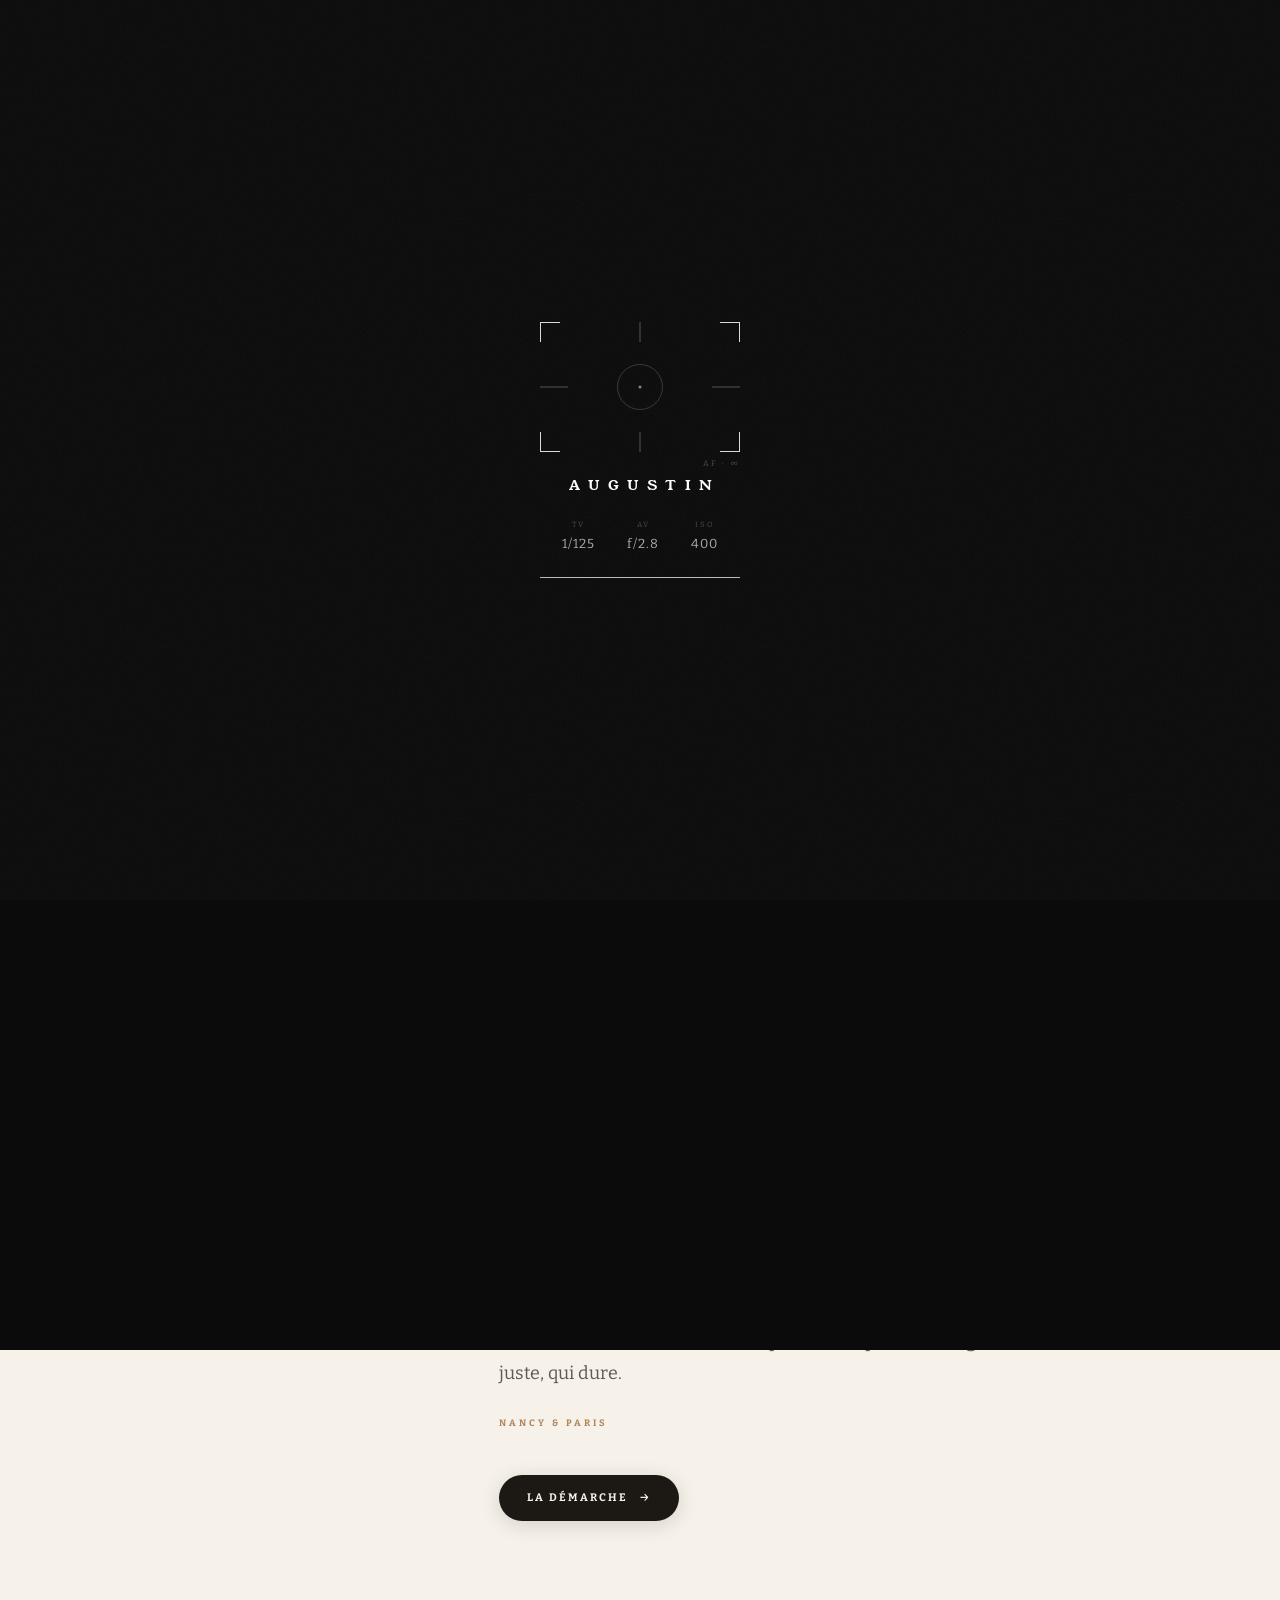
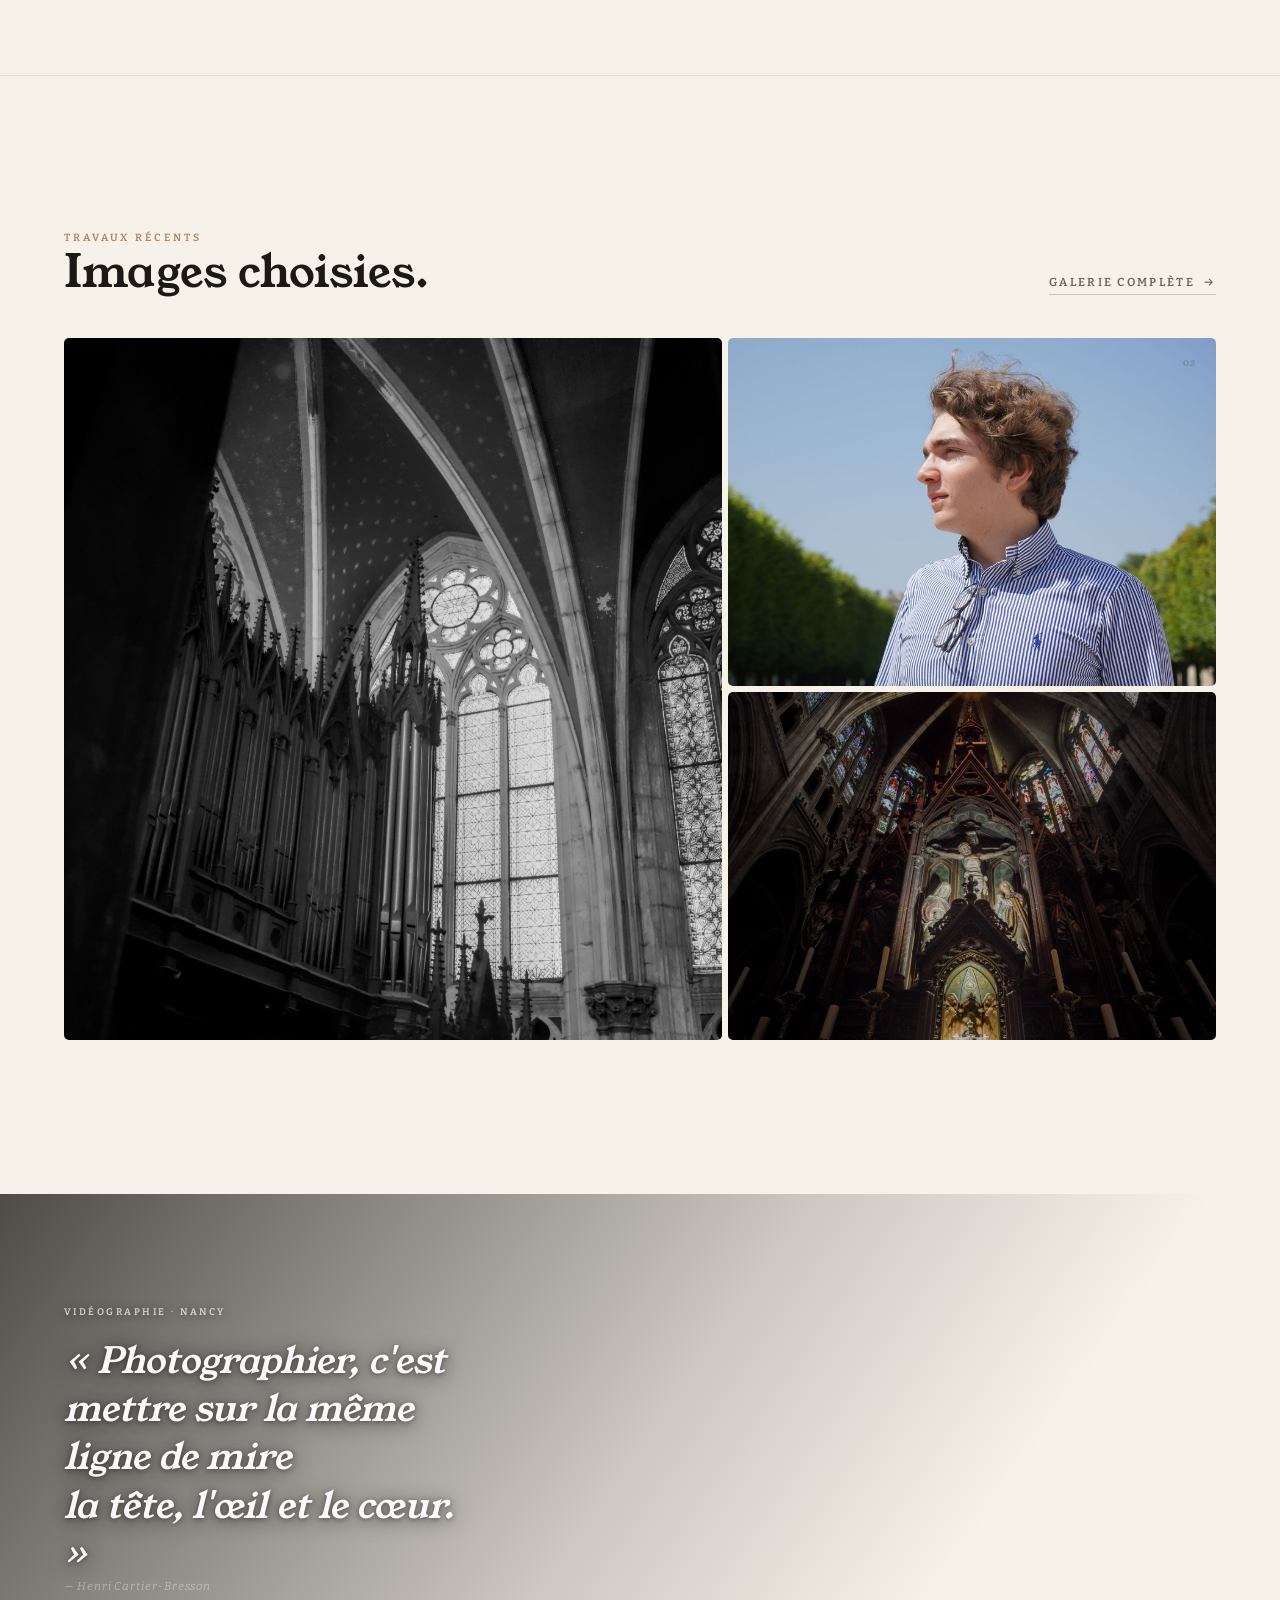
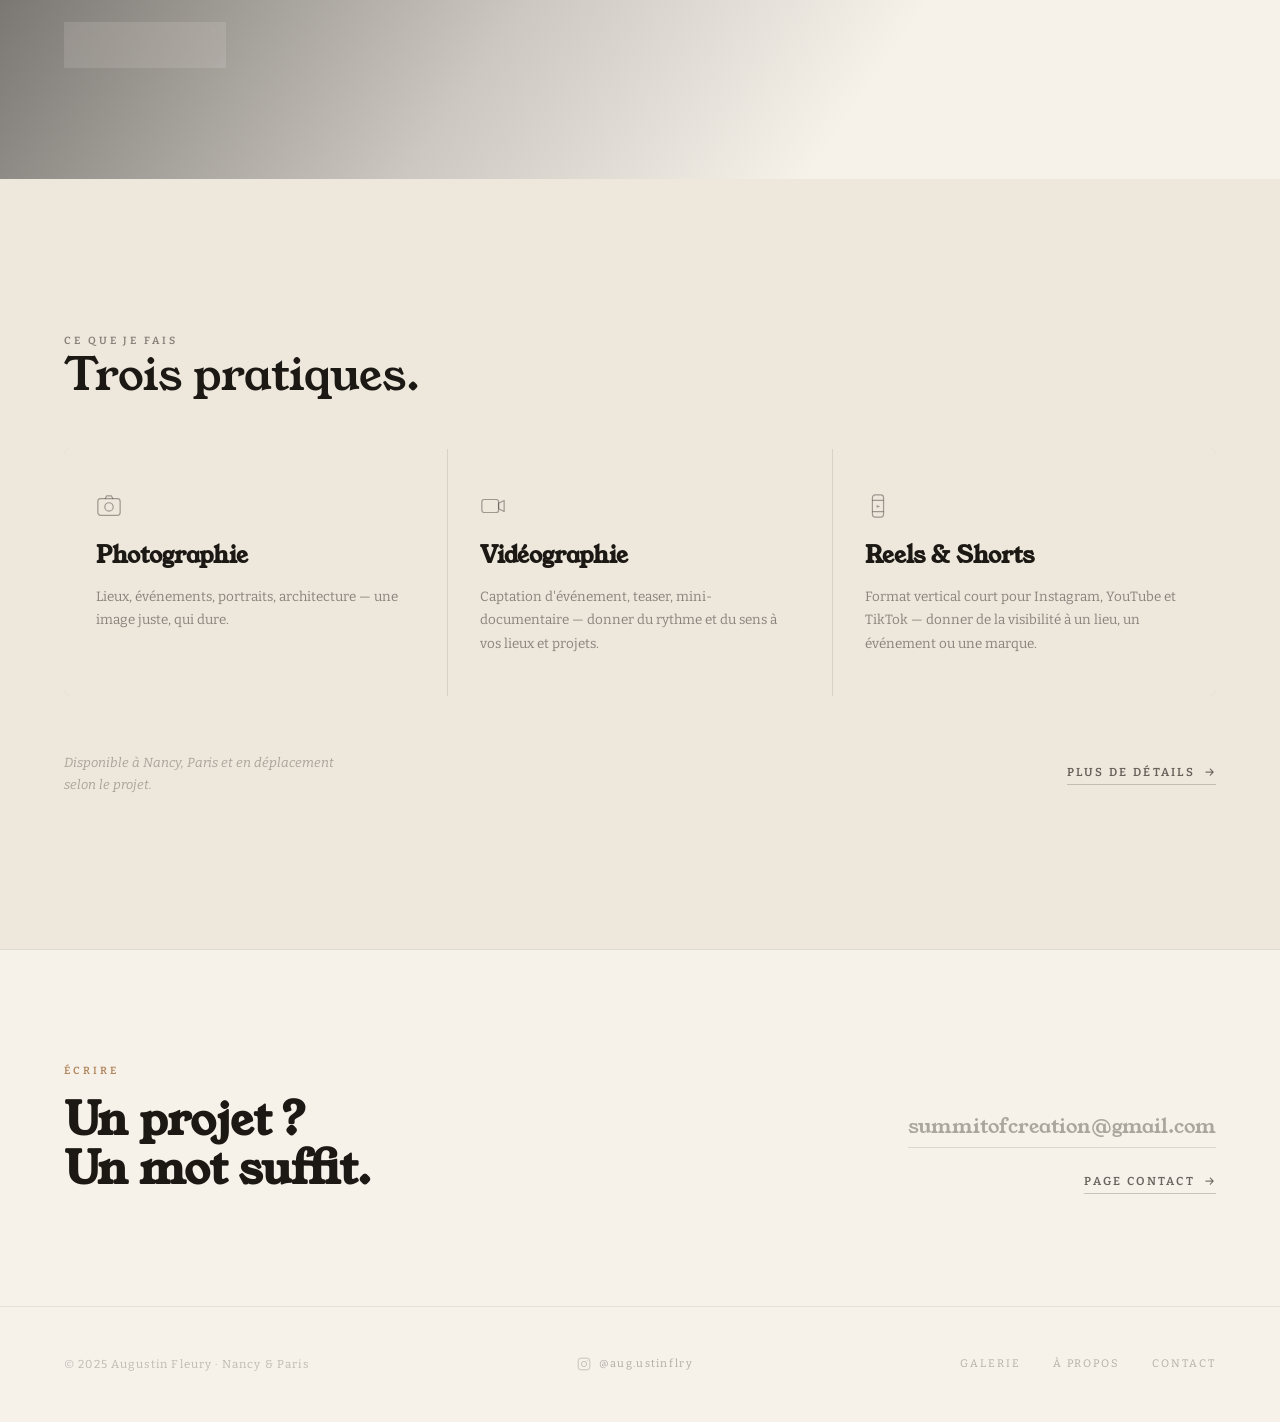
<file: index.html>
<!DOCTYPE html>
<html lang="fr">
<head>
  <meta charset="UTF-8">
  <meta name="viewport" content="width=device-width, initial-scale=1.0">
  <meta name="description" content="Augustin Fleury — Photographe et vidéaste à Nancy & Paris. Valorisation de lieux, événements, portraits, architecture et vidéos pour les réseaux sociaux.">
  <meta name="keywords" content="photographe Nancy, photographe Paris, photographe événement Nancy, photographe lieu, vidéaste Nancy, photographe événementiel Lorraine, reels Nancy, photographe portrait Nancy, photographe architecture, vidéaste lieux">
  <meta name="author" content="Augustin Fleury">
  <meta property="og:type" content="website">
  <meta property="og:title" content="Augustin Fleury — Photographe & Vidéaste · Nancy & Paris">
  <meta property="og:description" content="Photographe et vidéaste à Nancy & Paris — valorisation de lieux, événements et portraits.">
  <meta property="og:image" content="assets/photos/orgue.paysage.jpg">
  <meta name="twitter:card" content="summary_large_image">
  <title>Augustin Fleury — Photographe & Vidéaste · Nancy & Paris</title>
  <script type="application/ld+json">
  {
    "@context": "https://schema.org",
    "@type": "Person",
    "name": "Augustin Fleury",
    "jobTitle": "Photographe et vidéaste",
    "url": "https://augustinfleury.fr",
    "sameAs": ["https://instagram.com/aug.ustinflry"],
    "address": {
      "@type": "PostalAddress",
      "addressLocality": "Nancy",
      "addressRegion": "Lorraine",
      "addressCountry": "FR"
    },
    "description": "Photographe et vidéaste à Nancy et Paris — valorisation de lieux, événements, portraits, architecture et vidéos pour les réseaux sociaux.",
    "knowsAbout": ["Photographie d'événement", "Photographie d'architecture", "Portrait", "Vidéographie", "Reels", "Reportage"]
  }
  </script>
  <link rel="icon" type="image/svg+xml" href="favicon/favicon.svg">
  <link rel="icon" type="image/png" sizes="96x96" href="favicon/favicon-96x96.png">
  <link rel="apple-touch-icon" sizes="180x180" href="favicon/apple-touch-icon.png">
  <link rel="manifest" href="favicon/site.webmanifest">
  <link rel="canonical" href="https://macflurry544.github.io/portfolio-augustin/">
  <link rel="preconnect" href="https://fonts.googleapis.com">
  <link rel="preconnect" href="https://fonts.gstatic.com" crossorigin>
  <link href="https://fonts.googleapis.com/css2?family=Bitter:ital,wght@0,400;0,500;0,600;0,700;1,400;1,500&family=Young+Serif&display=swap" rel="stylesheet">
  <link rel="stylesheet" href="assets/css/main.css">
  <link rel="stylesheet" href="assets/css/liquid-glass.css">
  <link rel="stylesheet" href="assets/css/animations.css">
  <style>
    /* ================================================================
       HERO — fond vidéo, centré, moderne
    ================================================================ */
    .hero {
      position: relative;
      height: 100dvh;
      min-height: 600px;
      overflow: hidden;
      display: flex;
      flex-direction: column;
      align-items: center;
      justify-content: center;
    }

    /* Image de fond */
    .hero__bg {
      position: absolute;
      inset: 0;
      background-image: url('assets/photos/orgue.paysage.jpg');
      background-size: cover;
      background-position: center 35%;
      will-change: transform;
      z-index: 0;
    }

    /* ── Overlay — fondu bas uniquement pour la lisibilité du texte */
    .hero__overlay {
      position: absolute;
      inset: 0;
      z-index: 1;
      pointer-events: none;
      background:
        linear-gradient(to bottom,
          transparent        50%,
          rgba(6,5,4,0.62)  80%,
          rgba(6,5,4,0.90)  100%
        );
    }

    /* Contenu centré */
    .hero__center {
      position: relative;
      z-index: 3;
      text-align: center;
      padding: 0 var(--gutter);
      max-width: 820px;
      display: flex;
      flex-direction: column;
      align-items: center;
      gap: 0;
      margin-top: -50px;
    }

    /* ── Badge pill sombre — eyebrow repensé ── */
    .hero__badge {
      display: inline-flex;
      align-items: center;
      gap: 0.45rem;
      padding: 6px 16px;
      border-radius: 999px;
      background: rgba(14,19,17,0.82);
      border: 1px solid rgba(255,255,255,0.13);
      backdrop-filter: blur(12px);
      -webkit-backdrop-filter: blur(12px);
      font-family: var(--font-texte);
      font-size: 0.6rem;
      letter-spacing: 0.24em;
      text-transform: uppercase;
      font-weight: 600;
      color: rgba(255,255,255,0.62);
      margin-bottom: 2.2rem;
      animation: fade-up 0.72s var(--ease-out) 0.25s both;
    }
    .hero__badge::before {
      content: '';
      display: block;
      width: 5px; height: 5px;
      border-radius: 50%;
      background: rgba(176,132,90,0.9);
      flex-shrink: 0;
    }

    /* Titre — blanc net, Young Serif, ombre portée pour lisibilité */
    .hero__title {
      font-family: var(--font-titre);
      font-size: clamp(2.4rem, 5.2vw, 5rem);
      line-height: 1.08;
      letter-spacing: -0.025em;
      margin-bottom: 1.6rem;
      animation: fade-up 0.78s var(--ease-out) 0.5s both;
      color: rgba(255,255,255,0.98);
      text-shadow:
        0 2px 28px rgba(0,0,0,0.65),
        0 1px 6px  rgba(0,0,0,0.45);
    }
    .hero__title em {
      font-style: italic;
      color: #fff;
    }

    /* Sous-titre — fortement contrasté */
    .hero__sub {
      font-family: var(--font-texte);
      font-size: clamp(0.92rem, 1.35vw, 1.05rem);
      line-height: 1.78;
      color: #fff;
      max-width: 44ch;
      margin-bottom: 2.8rem;
      animation: fade-up 0.72s var(--ease-out) 0.72s both;
      font-weight: 500;
      text-shadow:
        0 1px 2px rgba(0,0,0,0.85),
        0 2px 18px rgba(0,0,0,0.75),
        0 0 32px rgba(0,0,0,0.55);
      padding: 0.4rem 0.8rem;
    }

    /* ── CTAs — bleu marine, draw-line au hover ────────── */
    .hero__actions {
      display: flex;
      align-items: center;
      gap: 0.75rem;
      flex-wrap: wrap;
      justify-content: center;
      animation: fade-up 0.9s var(--ease-out) 0.92s both;
    }

    /* SVG dans les boutons */
    .pill-svg {
      flex-shrink: 0;
      display: block;
      opacity: 0.78;
      transition: opacity 0.3s ease, transform 0.3s ease;
    }

    @keyframes lens-breathe {
      0%, 100% { transform: scale(1);    opacity: 0.78; }
      50%       { transform: scale(1.22); opacity: 1; }
    }
    @keyframes eye-blink {
      0%, 82%, 100% { transform: scaleY(1); }
      88%            { transform: scaleY(0.12); }
      94%            { transform: scaleY(1); }
    }

    /* Pill principal — blanc plein, texte sombre, maximum lisibilité */
    .pill-primary {
      display: inline-flex;
      align-items: center;
      gap: 0.65rem;
      padding: 14px 28px 14px 22px;
      border-radius: 999px;
      font-family: var(--font-texte);
      font-size: 0.71rem;
      letter-spacing: 0.18em;
      text-transform: uppercase;
      font-weight: 700;
      color: #1A2F52;                    /* navy sur blanc — lisible */
      background: rgba(255,255,255,0.96);
      border: 1px solid rgba(255,255,255,0.6);
      box-shadow:
        0 4px 24px rgba(0,0,0,0.28),
        0 1px 4px rgba(0,0,0,0.18);
      position: relative;
      overflow: hidden;
      transition: background 0.28s ease, box-shadow 0.28s ease,
                  color 0.28s ease, transform 0.28s var(--ease-out);
      white-space: nowrap;
    }
    /* Shimmer draw-line au hover */
    .pill-primary::before {
      content: '';
      position: absolute;
      bottom: 10px; left: 22px; right: 22px;
      height: 1px;
      background: rgba(26,47,82,0.3);
      transform: scaleX(0);
      transform-origin: left;
      transition: transform 0.4s cubic-bezier(0.4,0,0.2,1);
    }
    .pill-primary:hover::before { transform: scaleX(1); }
    .pill-primary:hover {
      background: #fff;
      transform: scale(1.04);
      box-shadow: 0 8px 36px rgba(0,0,0,0.36), 0 2px 6px rgba(0,0,0,0.2);
      color: #1A2F52;
    }
    .pill-primary:hover .pill-svg {
      animation: lens-breathe 2s ease-in-out infinite;
    }
    .pill-primary .pill-svg { color: #1A2F52; opacity: 0.7; }
    .pill-primary__arrow {
      display: inline-block;
      transition: transform 0.28s ease;
    }
    .pill-primary:hover .pill-primary__arrow { transform: translateX(4px); }

    /* Pill secondaire — contour blanc, glass discret */
    .pill-ghost {
      display: inline-flex;
      align-items: center;
      gap: 0.6rem;
      padding: 13px 24px 13px 20px;
      border-radius: 999px;
      font-family: var(--font-texte);
      font-size: 0.71rem;
      letter-spacing: 0.18em;
      text-transform: uppercase;
      font-weight: 600;
      color: rgba(255,255,255,0.92);
      background: rgba(255,255,255,0.12);
      backdrop-filter: blur(16px) saturate(140%);
      -webkit-backdrop-filter: blur(16px) saturate(140%);
      border: 1px solid rgba(255,255,255,0.32);
      box-shadow: inset 0 1px 0 rgba(255,255,255,0.16);
      position: relative;
      overflow: hidden;
      transition: background 0.28s ease, border-color 0.28s ease,
                  color 0.28s ease, transform 0.28s var(--ease-out);
      white-space: nowrap;
    }
    /* Draw-line au hover */
    .pill-ghost::before {
      content: '';
      position: absolute;
      bottom: 10px; left: 20px; right: 20px;
      height: 1px;
      background: rgba(255,255,255,0.4);
      transform: scaleX(0);
      transform-origin: left;
      transition: transform 0.4s cubic-bezier(0.4,0,0.2,1);
    }
    .pill-ghost:hover::before { transform: scaleX(1); }
    .pill-ghost:hover {
      background: rgba(255,255,255,0.12);
      border-color: rgba(255,255,255,0.38);
      color: #fff;
      transform: scale(1.03);
    }
    .pill-ghost:hover .pill-svg {
      animation: eye-blink 2.8s ease-in-out 0.4s infinite;
      transform-origin: center;
      opacity: 1;
    }

    /* ── Scroll button — centré bas ──────────────────────── */
    .hero__scroll-pill {
      position: absolute;
      bottom: 2.5rem;
      left: 50%;
      transform: translateX(-50%);
      z-index: 2;
      display: inline-flex;
      align-items: center;
      gap: 0.5rem;
      padding: 9px 20px;
      border-radius: 999px;
      background: rgba(255,255,255,0.06);
      backdrop-filter: blur(20px) saturate(150%);
      -webkit-backdrop-filter: blur(20px) saturate(150%);
      border: 1px solid rgba(255,255,255,0.1);
      box-shadow: inset 0 1px 0 rgba(255,255,255,0.08), 0 4px 16px rgba(0,0,0,0.25);
      color: rgba(255,255,255,0.5);
      font-family: var(--font-texte);
      font-size: 0.6rem;
      letter-spacing: 0.2em;
      text-transform: uppercase;
      font-weight: 600;
      cursor: pointer;
      animation: fade-in 1.2s var(--ease-out) 1.1s both, scroll-float 3s ease-in-out 1.6s infinite;
      transition: background 0.3s ease, color 0.3s ease, box-shadow 0.3s ease;
    }
    .hero__scroll-pill:hover {
      background: rgba(255,255,255,0.12);
      color: rgba(255,255,255,0.85);
      box-shadow: inset 0 1px 0 rgba(255,255,255,0.14), 0 6px 20px rgba(0,0,0,0.35);
    }
    .hero__scroll-pill__arrow {
      display: inline-block;
      font-size: 0.8rem;
      animation: arrow-bounce 2s ease-in-out 1.5s infinite;
    }
    @keyframes scroll-float {
      0%, 100% { transform: translateX(-50%) translateY(0); }
      50%       { transform: translateX(-50%) translateY(-5px); }
    }
    @keyframes arrow-bounce {
      0%, 60%, 100% { transform: translateY(0); }
      30%           { transform: translateY(3px); }
    }

    /* ── Coin bas-droit (localisation) ───────────────────── */
    .hero__location {
      position: absolute;
      bottom: 2.7rem;
      right: var(--gutter);
      z-index: 3;
      font-size: 0.58rem;
      letter-spacing: 0.22em;
      text-transform: uppercase;
      color: rgba(255,255,255,0.22);
      font-weight: 600;
      font-family: var(--font-texte);
      animation: fade-in 0.72s var(--ease-out) 1.1s both;
    }

    /* ================================================================
       SECTION INTRO — fond crème clair, accent caramel, délimitée
    ================================================================ */
    .intro-section {
      padding: var(--section-gap) 0;
      background: var(--olive);
      border-top: 2px solid var(--cream-2);      /* trait caramel marqué */
      border-bottom: 1px solid rgba(var(--cream-rgb), 0.1);
      position: relative;
    }
    .intro-section__inner {
      display: grid;
      grid-template-columns: 1fr 2fr;
      gap: clamp(3rem, 6vw, 8rem);
      align-items: start;
    }
    .intro-section__label-col { padding-top: 0.4rem; }
    .intro-section__num {
      font-family: var(--font-titre);
      font-size: clamp(4rem, 10vw, 7.5rem);   /* grand chiffre décoratif */
      line-height: 0.9;
      color: rgba(var(--cream-rgb), 0.06);
      letter-spacing: -0.04em;
      display: block;
      margin-bottom: 0.5rem;
      pointer-events: none;
      user-select: none;
    }
    /* ── Manifesto — typographie éditoriale ─────────────────── */
    .intro-manifesto {
      display: flex;
      flex-direction: column;
    }
    /* "Regarder." — ancre grande */
    .im-big {
      font-family: var(--font-titre);
      font-size: clamp(2.6rem, 5.5vw, 4.8rem);
      line-height: 1.0;
      letter-spacing: -0.02em;
      color: var(--cream);
      font-style: italic;
      display: block;
    }
    /* "Pas capturer." — même taille, fantôme */
    .im-ghost {
      font-family: var(--font-titre);
      font-size: clamp(2.6rem, 5.5vw, 4.8rem);
      line-height: 1.0;
      letter-spacing: -0.02em;
      color: rgba(var(--cream-rgb), 0.11);
      font-style: italic;
      display: block;
      margin-bottom: 0;
    }
    /* Trait séparateur caramel */
    .im-rule {
      display: block;
      width: 44px;
      height: 1.5px;
      background: var(--cream-2);
      margin: 2rem 0;
      border-radius: 2px;
    }
    /* Phrase de présentation — éditoriale */
    .im-statement {
      font-family: var(--font-texte);
      font-size: clamp(1rem, 1.4vw, 1.18rem);
      line-height: 1.78;
      color: rgba(var(--cream-rgb), 0.7);
      max-width: 46ch;
      margin: 0;
    }
    .im-statement em {
      font-style: italic;
      color: var(--cream-2);
      font-weight: 500;
    }
    /* Tag lieu */
    .im-tag {
      display: block;
      font-family: var(--font-texte);
      font-size: 0.58rem;
      letter-spacing: 0.32em;
      text-transform: uppercase;
      font-weight: 700;
      color: var(--cream-2);
      margin-top: 1.6rem;
    }
    /* CTA pill sombre — sur fond clair */
    .intro-cta {
      display: inline-flex;
      align-items: center;
      gap: 0.75rem;
      margin-top: 2.8rem;
      padding: 14px 28px;
      border-radius: 999px;
      background: var(--cream);
      color: var(--olive);
      font-family: var(--font-texte);
      font-size: 0.68rem;
      letter-spacing: 0.18em;
      text-transform: uppercase;
      font-weight: 700;
      box-shadow: 0 4px 20px rgba(var(--cream-rgb), 0.14);
      position: relative;
      overflow: hidden;
      transition: transform 0.28s var(--ease-out), box-shadow 0.28s ease;
    }
    .intro-cta::before {
      content: '';
      position: absolute;
      bottom: 10px; left: 28px; right: 28px;
      height: 1px;
      background: rgba(var(--olive-rgb), 0.28);
      transform: scaleX(0);
      transform-origin: left;
      transition: transform 0.38s cubic-bezier(0.4,0,0.2,1);
    }
    .intro-cta:hover::before { transform: scaleX(1); }
    .intro-cta:hover {
      transform: scale(1.03);
      box-shadow: 0 8px 32px rgba(var(--cream-rgb), 0.22);
    }
    .intro-cta__arrow {
      display: inline-block;
      transition: transform 0.28s var(--ease-out);
    }
    .intro-cta:hover .intro-cta__arrow { transform: translateX(4px); }

    /* ================================================================
       SECTION IMAGES — layout éditorial
    ================================================================ */
    .work-section {
      padding: 0 0 var(--section-gap);
    }
    .work-section__header {
      padding: var(--section-gap) 0 2.5rem;
      display: flex;
      align-items: flex-end;
      justify-content: space-between;
      flex-wrap: wrap;
      gap: 1.5rem;
    }
    /* Layout : grand à gauche + 2 empilés à droite */
    .work-grid {
      display: grid;
      grid-template-columns: 1.35fr 1fr;
      grid-template-rows: 1fr 1fr;
      gap: 6px;
      height: 78vh;
      min-height: 500px;
      max-height: 820px;
      padding: 0 var(--gutter);          /* photos ne touchent plus les bords */
    }
    .work-grid__item {
      position: relative;
      overflow: hidden;
      display: block;
      border-radius: 5px;               /* coins arrondis discrets */
    }
    .work-grid__item--main {
      grid-row: span 2;
    }
    .work-grid__item img {
      position: absolute; inset: 0;
      width: 100%; height: 100%;
      object-fit: cover;
      transition: transform 1.1s var(--ease-out), filter 0.6s ease;
    }
    .work-grid__item:hover img {
      transform: scale(1.04);
      filter: brightness(0.78);
    }
    .work-grid__item__overlay {
      position: absolute; inset: 0;
      background: linear-gradient(to top, rgba(14,12,10,0.82) 0%, transparent 52%);
      opacity: 0;
      transition: opacity 0.38s var(--ease-out);
      display: flex;
      align-items: flex-end;
      padding: 1.5rem 1.75rem;
      z-index: 1;
    }
    .work-grid__item:hover .work-grid__item__overlay { opacity: 1; }
    .work-grid__item__label {
      font-size: 0.6rem;
      letter-spacing: 0.22em;
      text-transform: uppercase;
      color: var(--cream-2);
      font-weight: 600;
      font-family: var(--font-texte);
      display: block;
      margin-bottom: 0.3rem;
    }
    .work-grid__item__title {
      font-family: var(--font-titre);
      font-size: 1rem;
      color: var(--cream);
    }
    .work-grid__item__num {
      position: absolute;
      top: 1rem; right: 1.25rem;
      font-family: var(--font-titre);
      font-size: 0.65rem;
      color: rgba(var(--cream-rgb), 0.2);
      letter-spacing: 0.06em;
      z-index: 2;
    }

    /* ================================================================
       SECTION VIDÉO
    ================================================================ */
    .video-section {
      position: relative;
      overflow: hidden;
      height: 65vh;
      min-height: 400px;
    }
    .video-section video {
      position: absolute; inset: 0;
      width: 100%; height: 100%;
      object-fit: cover;
      filter: brightness(0.72) grayscale(5%);
    }
    .video-section__overlay {
      position: absolute; inset: 0;
      background: linear-gradient(
        125deg,
        rgba(14,12,10,0.72) 0%,
        rgba(14,12,10,0.18) 48%,
        transparent 72%
      );
    }
    .video-section__content {
      position: absolute; inset: 0;
      display: flex;
      align-items: center;
      padding: 0 var(--gutter);
      max-width: var(--content-max);
      margin: 0 auto;
      left: 0; right: 0;
    }
    .video-section__text { max-width: 42ch; }
    /* Texte vidéo — toujours sur fond sombre, blanc codé en dur */
    .video-section__eyebrow {
      font-size: 0.6rem;
      letter-spacing: 0.26em;
      text-transform: uppercase;
      color: rgba(255,255,255,0.72);
      font-family: var(--font-texte);
      font-weight: 600;
      margin-bottom: 1rem;
      text-shadow: 0 1px 10px rgba(0,0,0,0.5);
    }
    .video-section__quote {
      font-family: var(--font-titre);
      font-size: clamp(1.3rem, 2.8vw, 2.4rem);
      font-style: italic;
      line-height: 1.35;
      color: rgba(255,255,255,0.97);
      margin-bottom: 0.75rem;
      text-shadow: 0 2px 20px rgba(0,0,0,0.6), 0 1px 5px rgba(0,0,0,0.4);
    }
    .video-section__author {
      display: block;
      font-family: var(--font-texte);
      font-size: 0.72rem;
      font-style: italic;
      letter-spacing: 0.08em;
      color: rgba(255,255,255,0.38);
      margin-bottom: 1.75rem;
      text-shadow: none;
    }

    /* ================================================================
       SECTION SERVICES TEASER — aperçu 3 pratiques + CTA about
    ================================================================ */
    .services-section {
      padding: var(--section-gap) 0;
      background: var(--sage);
      position: relative;
      overflow: hidden;
    }
    /* Triptyque */
    .srv-triptych {
      display: grid;
      grid-template-columns: repeat(3, 1fr);
      gap: 1px;
      background: rgba(var(--cream-rgb), 0.1);
      margin-top: 3rem;
      border-radius: 6px;
      overflow: hidden;
    }
    .srv-tile {
      background: var(--sage);
      padding: 2.75rem 2rem 2.5rem;
      display: flex;
      flex-direction: column;
      gap: 1rem;
      transition: background var(--dur-base) var(--ease-out);
      position: relative;
    }
    .srv-tile::after {
      content: '';
      position: absolute;
      top: 0; left: 0; right: 0; height: 2px;
      background: var(--cream-2);
      transform: scaleX(0);
      transform-origin: left;
      transition: transform var(--dur-slow) var(--ease-out);
    }
    .srv-tile:hover::after { transform: scaleX(1); }
    .srv-tile:hover { background: rgba(0,0,0,0.025); }
    .srv-tile__icon {
      color: rgba(var(--cream-rgb), 0.38);
      transition: color var(--dur-base) ease;
    }
    .srv-tile:hover .srv-tile__icon { color: var(--cream-2); }
    .srv-tile__title {
      font-family: var(--font-titre);
      font-size: clamp(1.15rem, 1.8vw, 1.6rem);
      color: var(--cream);
      line-height: 1.1;
    }
    .srv-tile__desc {
      font-size: 0.84rem;
      line-height: 1.78;
      color: rgba(var(--cream-rgb), 0.48);
    }
    /* CTA vers about */
    .srv-cta-wrap {
      margin-top: 3.5rem;
      display: flex;
      align-items: center;
      justify-content: space-between;
      gap: 2rem;
      flex-wrap: wrap;
    }
    /* Badge "Tarifs sur mesure" — liquid glass identique à la nav */
    .srv-bespoke {
      display: flex;
      align-items: center;
      gap: 0.8rem;
      max-width: 540px;
      margin: 2rem auto 1rem;
      padding: 0.6rem 1.1rem;
      border-radius: 999px;
      background: rgba(12, 10, 8, 0.52);
      backdrop-filter: blur(24px) saturate(160%);
      -webkit-backdrop-filter: blur(24px) saturate(160%);
      border: 1px solid rgba(255, 255, 255, 0.11);
      box-shadow:
        0 8px 32px rgba(0, 0, 0, 0.28),
        0 2px 8px  rgba(0, 0, 0, 0.18),
        inset 0 1px 0 rgba(255, 255, 255, 0.09);
      position: relative;
      overflow: hidden;
    }
    /* Reflet spéculaire haut — identique nav::after */
    .srv-bespoke::after {
      content: '';
      position: absolute;
      top: 0;
      left: 16%; right: 16%;
      height: 1px;
      background: linear-gradient(
        to right,
        transparent,
        rgba(255,255,255,0.14) 30%,
        rgba(255,255,255,0.22) 50%,
        rgba(255,255,255,0.14) 70%,
        transparent
      );
      pointer-events: none;
      border-radius: 50%;
    }
    .srv-bespoke__icon {
      flex-shrink: 0;
      width: 28px; height: 28px;
      border-radius: 999px;
      display: flex; align-items: center; justify-content: center;
      background: rgba(255, 255, 255, 0.07);
      border: 1px solid rgba(255, 255, 255, 0.12);
      color: rgba(255, 255, 255, 0.78);
    }
    .srv-bespoke__text {
      display: flex; flex-direction: column; gap: 0.1rem;
    }
    .srv-bespoke__text strong {
      font-family: var(--font-texte);
      font-size: 0.72rem;
      color: rgba(255, 255, 255, 0.92);
      font-weight: 600;
      letter-spacing: 0;
    }
    .srv-bespoke__text span {
      font-family: var(--font-texte);
      font-size: 0.65rem;
      line-height: 1.5;
      color: rgba(255, 255, 255, 0.42);
    }
    @media (max-width: 600px) {
      .srv-bespoke { flex-direction: row; align-items: center; padding: 0.55rem 1rem; }
    }

    .srv-cta-note {
      font-size: 0.82rem;
      font-style: italic;
      color: rgba(var(--cream-rgb), 0.32);
      max-width: 34ch;
    }
    @media (max-width: 700px) {
      .srv-triptych { grid-template-columns: 1fr; }
      .srv-cta-wrap { flex-direction: column; align-items: flex-start; }
    }

    /* ================================================================
       SECTION CONTACT / BAS
    ================================================================ */
    .contact-band {
      padding: clamp(4.5rem, 9vw, 7rem) 0;
      border-top: 1px solid rgba(var(--cream-rgb), 0.1);
      background: var(--olive);
    }
    .contact-band__inner {
      display: flex;
      align-items: flex-end;
      justify-content: space-between;
      gap: 3rem;
      flex-wrap: wrap;
    }
    .contact-band__title {
      font-family: var(--font-titre);
      font-size: clamp(1.8rem, 3.5vw, 3.5rem);
      line-height: 1.1;
      color: var(--cream);
      margin-top: 1rem;
    }
    .contact-band__mail {
      font-family: var(--font-titre);
      font-size: clamp(0.9rem, 1.6vw, 1.3rem);
      color: rgba(var(--cream-rgb), 0.35);
      display: inline-block;
      transition: color 0.3s ease;
      border-bottom: 1px solid rgba(var(--cream-rgb), 0.12);
      padding-bottom: 3px;
    }
    .contact-band__mail:hover {
      color: var(--cream-2);
      border-bottom-color: var(--cream-2);
    }

    /* ================================================================
       RESPONSIVE
    ================================================================ */
    @media (max-width: 900px) {
      .intro-section__inner {
        grid-template-columns: 1fr;
        gap: 2rem;
      }
      .work-grid {
        grid-template-columns: 1fr;
        grid-template-rows: auto auto auto;
        height: auto;
        max-height: none;
        padding: 0 var(--gutter);
      }
      .work-grid__item--main { grid-row: span 1; aspect-ratio: 4/3; }
      .work-grid__item:not(.work-grid__item--main) { aspect-ratio: 3/2; }
    }
    @media (max-width: 600px) {
      .hero__title { font-size: clamp(2rem, 8vw, 3rem); }
      .hero__actions { flex-direction: column; align-items: stretch; text-align: center; }
      .pill-primary, .pill-ghost { justify-content: center; }
      .contact-band__inner {
        flex-direction: column;
        align-items: center;
        text-align: center;
        gap: 2rem;
      }
      /* Écrase le text-align:right inline du div de droite */
      .contact-band__inner > div { text-align: center !important; }
      .contact-band__mail { display: block; }
    }
  </style>
</head>
<body class="page-index">
  <!-- LOADER -->
  <!-- Film grain -->
  <div id="grain"></div>

  <!-- Loader cinématique -->
  <div id="loader">
    <div class="shutter top"></div>
    <div class="shutter bottom"></div>
    <div class="flash"></div>
    <div class="hud">
      <div class="viewfinder">
        <div class="vf-corner tl"></div>
        <div class="vf-corner tr"></div>
        <div class="vf-corner bl"></div>
        <div class="vf-corner br"></div>
        <div class="vf-h l"></div><div class="vf-h r"></div>
        <div class="vf-v t"></div><div class="vf-v b"></div>
        <div class="vf-af"></div>
        <div class="vf-dot"></div>
        <div class="vf-label">AF · ∞</div>
      </div>
      <div class="loader-name" id="nameEl">AUGUSTIN</div>
      <div class="exif">
        <div class="exif-item"><span class="exif-key">Tv</span><span class="exif-val">1/125</span></div>
        <div class="exif-item"><span class="exif-key">Av</span><span class="exif-val">f/2.8</span></div>
        <div class="exif-item"><span class="exif-key">ISO</span><span class="exif-val">400</span></div>
      </div>
      <div class="progress"><div class="progress-fill"></div></div>
    </div>
  </div>


  <a href="#main" class="sr-only">Aller au contenu principal</a>

  <!-- NAV -->
  <nav class="nav" role="navigation" aria-label="Navigation principale">
    <a href="index.html" class="nav-logo" aria-label="Augustin Fleury — Accueil">Augustin Fleury</a>
    <div class="nav-sep" aria-hidden="true"></div>
    <ul class="nav-links" role="list">
      <li><a href="index.html" aria-current="page">Accueil</a></li>
      <li><a href="gallery-2027.html">Galerie</a></li>
      <li><a href="about.html">À&nbsp;propos</a></li>
      <li><a href="contact.html">Contact</a></li>
    </ul>
    <button class="nav-burger" aria-label="Ouvrir le menu" aria-expanded="false" aria-controls="nav-fullscreen">
      <span></span><span></span><span></span>
    </button>
  </nav>
  <div id="nav-fullscreen" class="nav-fullscreen" role="dialog" aria-modal="true" aria-label="Menu">
    <button class="nav-fullscreen-close" aria-label="Fermer le menu">✕</button>
    <nav class="nav-fullscreen-links">
      <a href="index.html" class="active">Accueil</a>
      <a href="gallery-2027.html">Galerie</a>
      <a href="about.html">À propos</a>
      <a href="contact.html">Contact</a>
    </nav>
  </div>

  <main id="main">

    <!-- ============================================================
         HERO
    ============================================================ -->
    <section class="hero" id="hero" aria-label="Présentation">

      <div class="hero__bg" role="img" aria-label="Architecture intérieure, lumière naturelle"></div>

      <!-- Overlay dégradé -->
      <div class="hero__overlay" aria-hidden="true"></div>

      <!-- Contenu central -->
      <div class="hero__center">
        <span class="hero__badge">Nancy · Lorraine · Depuis 2019</span>

        <h1 class="hero__title">
          Valoriser vos lieux<br>
          et vos <em>événements</em> en image.
        </h1>
        <p class="hero__sub">
          Photographie et vidéo — pour donner du poids aux lieux,<br>
          aux moments et aux personnes qui les font exister.
        </p>

        <div class="hero__actions">
          <!-- Pill principal — icône aperture rotative -->
          <a href="gallery-2027.html" class="pill-primary" aria-label="Voir la galerie de photographies">
            <svg class="pill-svg" width="13" height="13" viewBox="0 0 13 13" fill="none" aria-hidden="true">
              <circle cx="6.5" cy="6.5" r="5.5" stroke="currentColor" stroke-width="0.85"/>
              <circle cx="6.5" cy="6.5" r="2"   stroke="currentColor" stroke-width="0.85"/>
              <line x1="6.5" y1="1"   x2="6.5" y2="4.2"  stroke="currentColor" stroke-width="0.85" stroke-linecap="round"/>
              <line x1="6.5" y1="8.8" x2="6.5" y2="12"   stroke="currentColor" stroke-width="0.85" stroke-linecap="round"/>
              <line x1="1"   y1="6.5" x2="4.2"  y2="6.5" stroke="currentColor" stroke-width="0.85" stroke-linecap="round"/>
              <line x1="8.8" y1="6.5" x2="12"   y2="6.5" stroke="currentColor" stroke-width="0.85" stroke-linecap="round"/>
            </svg>
            Voir la galerie
            <span class="pill-primary__arrow" aria-hidden="true">→</span>
          </a>
          <!-- Pill secondaire — icône œil dilatant -->
          <a href="about.html" class="pill-ghost" aria-label="En savoir plus sur la démarche">
            <svg class="pill-svg" width="16" height="11" viewBox="0 0 16 11" fill="none" aria-hidden="true">
              <path d="M8 1C4.8 1 2 5.5 2 5.5S4.8 10 8 10s6-4.5 6-4.5S11.2 1 8 1z"
                    stroke="currentColor" stroke-width="0.9"/>
              <circle cx="8" cy="5.5" r="2"   stroke="currentColor" stroke-width="0.9"/>
              <circle cx="8" cy="5.5" r="0.65" fill="currentColor"/>
            </svg>
            La démarche
          </a>
        </div>
      </div>

      <!-- Bouton scroll — pill liquid glass -->
      <a href="#intro" class="hero__scroll-pill" aria-label="Défiler vers le contenu">
        Découvrir
        <span class="hero__scroll-pill__arrow" aria-hidden="true">↓</span>
      </a>

      <!-- Localisation coin bas-droit -->
      <span class="hero__location" aria-hidden="true">Nancy, FR</span>

    </section>

    <!-- ============================================================
         INTRO — statement éditorial
    ============================================================ -->
    <section class="intro-section" id="intro" aria-labelledby="intro-titre">
      <div class="container">
        <div class="intro-section__inner">
          <div class="intro-section__label-col reveal--left">
            <span class="t-label" style="display:block;margin-bottom:0.6rem">Approche</span>
            <span class="intro-section__num">01</span>
          </div>
          <div>
            <div class="intro-manifesto reveal" id="intro-titre">
              <span class="im-big">Regarder.</span>
              <span class="im-ghost">Pas capturer.</span>
              <span class="im-rule" aria-hidden="true"></span>
              <p class="im-statement">
                Photographe et vidéaste à Nancy, j'accompagne musiciens, institutions et particuliers pour donner du poids à leurs lieux, leurs événements et leurs portraits — par une image juste, qui dure.
              </p>
              <span class="im-tag">Nancy & Paris</span>
            </div>
            <a href="about.html" class="intro-cta reveal" style="transition-delay:160ms" aria-label="Lire la démarche complète">
              La démarche
              <span class="intro-cta__arrow" aria-hidden="true">→</span>
            </a>
          </div>
        </div>
      </div>
    </section>

    <!-- ============================================================
         TRAVAUX — grid éditoriale
    ============================================================ -->
    <section class="work-section" aria-labelledby="work-titre">
      <div class="container">
        <div class="work-section__header">
          <div>
            <p class="t-label reveal">Travaux récents</p>
            <h2 class="t-h2 reveal" id="work-titre" style="transition-delay:80ms">
              Images choisies.
            </h2>
          </div>
          <a href="gallery-2027.html" class="hero__cta reveal" style="transition-delay:100ms;margin-bottom:0.2rem">
            Galerie complète <span class="hero__cta-arrow" aria-hidden="true">→</span>
          </a>
        </div>
      </div>
      <!-- Grid bord à bord -->
      <div class="work-grid">
        <a href="gallery-2027.html" class="work-grid__item work-grid__item--main reveal--left" aria-label="Galerie — Orgue, lumière naturelle">
          <img src="assets/photos/orgue.paysage.jpg" alt="Grand orgue baigné de lumière naturelle" loading="lazy" width="1200" height="1600">
          <span class="work-grid__item__num" aria-hidden="true">01</span>
          <div class="work-grid__item__overlay" aria-hidden="true">
            <div>
              <span class="work-grid__item__label">Paysage</span>
              <span class="work-grid__item__title">Orgue, lumière naturelle</span>
            </div>
          </div>
        </a>
        <a href="gallery-2027.html" class="work-grid__item reveal--right" aria-label="Galerie — Portrait" style="transition-delay:80ms">
          <img src="assets/photos/portraitplacecarrierenancy.jpg" alt="Portrait, place de la Carrière, Nancy" loading="lazy" width="800" height="1067">
          <span class="work-grid__item__num" aria-hidden="true">02</span>
          <div class="work-grid__item__overlay" aria-hidden="true">
            <div>
              <span class="work-grid__item__label">Portrait</span>
              <span class="work-grid__item__title">Place de la Carrière</span>
            </div>
          </div>
        </a>
        <a href="gallery-2027.html" class="work-grid__item reveal--right" aria-label="Galerie — Architecture" style="transition-delay:160ms">
          <img src="assets/photos/eglise.paysage.jpg" alt="Architecture, nef et lumière" loading="lazy" width="1600" height="900">
          <span class="work-grid__item__num" aria-hidden="true">03</span>
          <div class="work-grid__item__overlay" aria-hidden="true">
            <div>
              <span class="work-grid__item__label">Architecture</span>
              <span class="work-grid__item__title">Nef, lumière naturelle</span>
            </div>
          </div>
        </a>
      </div>
    </section>

    <!-- ============================================================
         VIDÉO
    ============================================================ -->
    <section class="video-section" aria-label="Extrait vidéo — Lorraine">
      <video src="assets/photos/DJI_0609.MP4" autoplay muted loop playsinline preload="metadata" aria-hidden="true"></video>
      <div class="video-section__overlay" aria-hidden="true"></div>
      <div class="video-section__content">
        <div class="video-section__text">
          <p class="video-section__eyebrow">Vidéographie · Nancy</p>
          <p class="video-section__quote">
            « Photographier, c'est mettre sur la même ligne de mire<br>la tête, l'œil et le cœur. »
            <em class="video-section__author">— Henri Cartier-Bresson</em>
          </p>
          <a href="gallery-2027.html" class="pill-ghost" style="font-size:0.65rem" aria-label="Voir la galerie vidéo">
            Voir la galerie
          </a>
        </div>
      </div>
    </section>

    <!-- ============================================================
         SERVICES TEASER — aperçu des 3 pratiques + lien vers about
    ============================================================ -->
    <section class="services-section" aria-labelledby="services-titre">
      <div class="container" style="position:relative;z-index:1">

        <div style="display:flex;align-items:flex-end;justify-content:space-between;gap:2rem;flex-wrap:wrap">
          <div>
            <p class="t-label reveal" style="color:rgba(var(--cream-rgb),0.5)">Ce que je fais</p>
            <h2 class="t-h2 reveal" id="services-titre" style="transition-delay:80ms">
              Trois pratiques.
            </h2>
          </div>
        </div>

        <div class="srv-triptych reveal-stagger">

          <!-- Photographie -->
          <article class="srv-tile">
            <div class="srv-tile__icon" aria-hidden="true">
              <svg width="26" height="26" viewBox="0 0 28 28" fill="none">
                <rect x="2" y="6" width="24" height="18" rx="3" stroke="currentColor" stroke-width="1.3"/>
                <circle cx="14" cy="15" r="4.5" stroke="currentColor" stroke-width="1.3"/>
                <path d="M10 6l1.5-3h5L18 6" stroke="currentColor" stroke-width="1.3" stroke-linecap="round" stroke-linejoin="round"/>
              </svg>
            </div>
            <h3 class="srv-tile__title">Photographie</h3>
            <p class="srv-tile__desc">Lieux, événements, portraits, architecture — une image juste, qui dure.</p>
          </article>

          <!-- Vidéographie -->
          <article class="srv-tile">
            <div class="srv-tile__icon" aria-hidden="true">
              <svg width="26" height="26" viewBox="0 0 28 28" fill="none">
                <rect x="2" y="7" width="18" height="14" rx="2.5" stroke="currentColor" stroke-width="1.3"/>
                <path d="M20 11l6-3v12l-6-3V11z" stroke="currentColor" stroke-width="1.3" stroke-linejoin="round"/>
              </svg>
            </div>
            <h3 class="srv-tile__title">Vidéographie</h3>
            <p class="srv-tile__desc">Captation d'événement, teaser, mini-documentaire — donner du rythme et du sens à vos lieux et projets.</p>
          </article>

          <!-- Reels & Shorts -->
          <article class="srv-tile">
            <div class="srv-tile__icon" aria-hidden="true">
              <svg width="26" height="26" viewBox="0 0 28 28" fill="none">
                <rect x="8" y="2" width="12" height="24" rx="3" stroke="currentColor" stroke-width="1.3"/>
                <line x1="8" y1="8" x2="20" y2="8" stroke="currentColor" stroke-width="1.3"/>
                <line x1="8" y1="20" x2="20" y2="20" stroke="currentColor" stroke-width="1.3"/>
                <path d="M12.5 13l4 1.5-4 1.5V13z" fill="currentColor"/>
              </svg>
            </div>
            <h3 class="srv-tile__title">Reels & Shorts</h3>
            <p class="srv-tile__desc">Format vertical court pour Instagram, YouTube et TikTok — donner de la visibilité à un lieu, un événement ou une marque.</p>
          </article>

        </div>

<div class="srv-cta-wrap reveal">
          <p class="srv-cta-note">
            Disponible à Nancy, Paris et en déplacement selon le projet.
          </p>
          <a href="about.html" class="hero__cta" aria-label="Découvrir toutes mes prestations">
            Plus de détails <span class="hero__cta-arrow" aria-hidden="true">→</span>
          </a>
        </div>

      </div>
    </section>

    <!-- ============================================================
         CONTACT BAND
    ============================================================ -->
    <section class="contact-band" aria-label="Contact">
      <div class="container contact-band__inner">
        <div class="reveal--left">
          <p class="t-label" style="margin-bottom:0.6rem">Écrire</p>
          <h2 class="contact-band__title">
            Un projet ?<br>Un mot suffit.
          </h2>
        </div>
        <div class="reveal--right" style="text-align:right">
          <a href="mailto:summitofcreation@gmail.com" class="contact-band__mail" aria-label="Envoyer un e-mail">
            summitofcreation@gmail.com
          </a>
          <br>
          <a href="contact.html" class="hero__cta" style="margin-top:1.5rem;display:inline-flex" aria-label="Aller à la page contact">
            Page contact <span class="hero__cta-arrow" aria-hidden="true">→</span>
          </a>
        </div>
      </div>
    </section>

  </main>

  <footer class="site-footer" role="contentinfo">
    <div class="container site-footer__inner">
      <p class="site-footer__copy">© 2025 Augustin Fleury · Nancy & Paris</p>
      <a href="https://instagram.com/aug.ustinflry" class="site-footer__instagram"
         target="_blank" rel="noopener noreferrer" aria-label="Instagram @aug.ustinflry">
        <svg width="14" height="14" viewBox="0 0 24 24" fill="none" aria-hidden="true">
          <rect x="2" y="2" width="20" height="20" rx="5" ry="5" stroke="currentColor" stroke-width="1.6"/>
          <circle cx="12" cy="12" r="4.5" stroke="currentColor" stroke-width="1.6"/>
          <circle cx="17.5" cy="6.5" r="1" fill="currentColor"/>
        </svg>
        @aug.ustinflry
      </a>
      <nav class="site-footer__nav" aria-label="Navigation secondaire">
        <a href="gallery-2027.html" class="site-footer__link">Galerie</a>
        <a href="about.html"   class="site-footer__link">À propos</a>
        <a href="contact.html" class="site-footer__link">Contact</a>
      </nav>
    </div>
  </footer>

  <script src="assets/js/scroll.js" defer></script>
  <script src="assets/js/transitions.js" defer></script>
  <script src="assets/js/liquid-glass.js" defer></script>
  <script>
    /* Scroll doux vers #intro */
    (function () {
      const scrollPill = document.querySelector('.hero__scroll-pill');
      if (scrollPill) {
        scrollPill.addEventListener('click', (e) => {
          e.preventDefault();
          document.getElementById('intro')?.scrollIntoView({ behavior: 'smooth' });
        });
      }
    })();
  </script>
  <script>
    (function(){
      const loader = document.getElementById('loader');
      const grain  = document.getElementById('grain');

      /* Pas la première visite → on retire le loader immédiatement */
      if (localStorage.getItem('siteLoaded')) {
        if (loader) loader.remove();
        if (grain)  grain.remove();
        return;
      }

      /* Première visite : animation des lettres */
      const nameEl = document.getElementById('nameEl');
      if (nameEl) {
        const chars = nameEl.textContent.split('');
        nameEl.innerHTML = '';
        chars.forEach((c, i) => {
          const s = document.createElement('span');
          s.textContent = c;
          s.style.animationDelay = `${0.55 + i * 0.032}s`;
          nameEl.appendChild(s);
        });
      }

      const MIN_MS = 2200;
      const t0 = Date.now();

      function exitLoader() {
        if (loader) loader.remove();
        if (grain)  grain.remove();
        localStorage.setItem('siteLoaded', '1');
      }

      function scheduleExit() {
        const wait = Math.max(0, MIN_MS - (Date.now() - t0));
        setTimeout(exitLoader, wait);
      }

      if (document.readyState === 'complete') {
        scheduleExit();
      } else {
        window.addEventListener('load', scheduleExit, { once: true });
      }

      /* Filet de sécurité */
      setTimeout(exitLoader, 5000);
    })();
  </script>
</body>
</html>
</file>
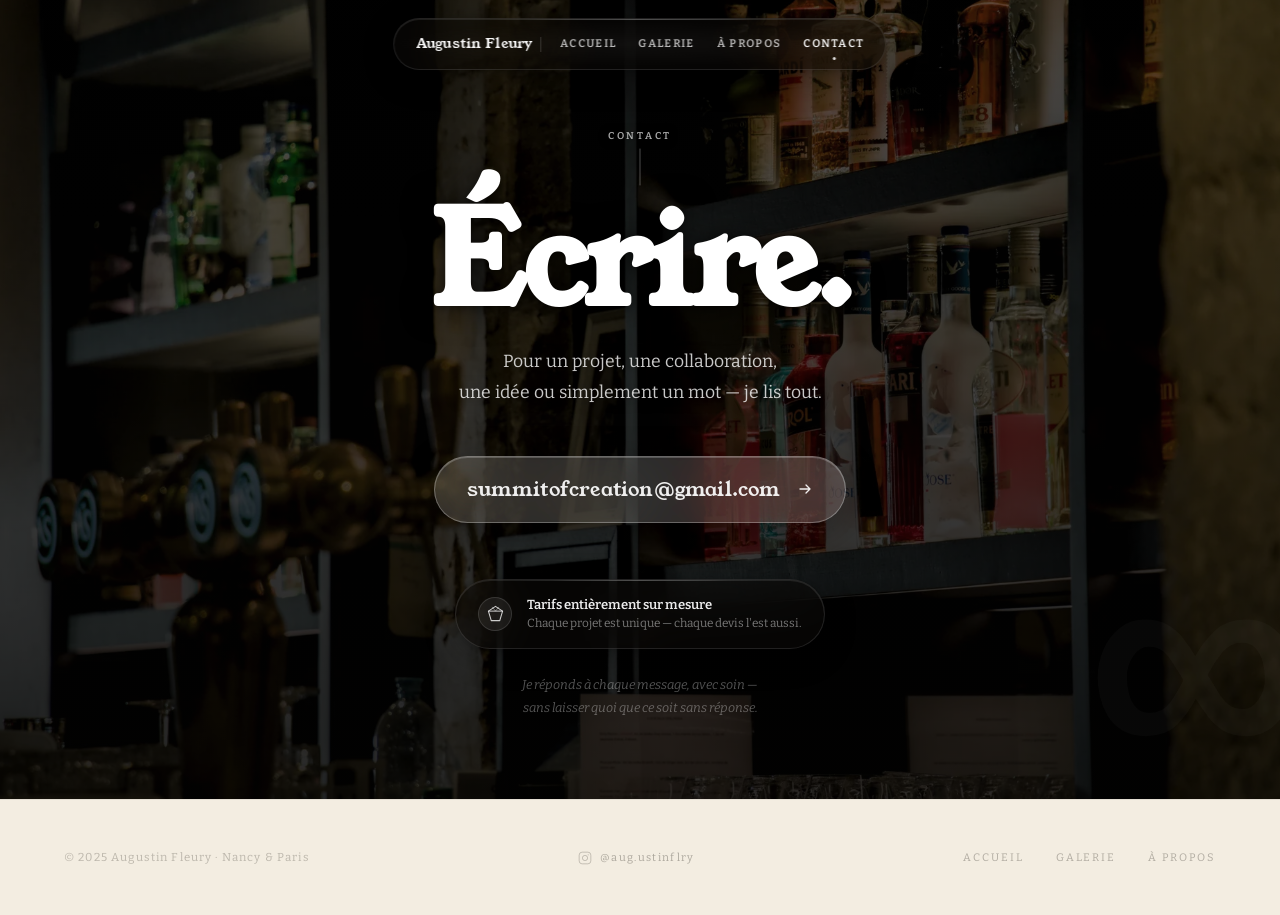
<file: contact.html>
<!DOCTYPE html>
<html lang="fr">
<head>
  <meta charset="UTF-8">
  <meta name="viewport" content="width=device-width, initial-scale=1.0">
  <meta name="description" content="Contacter Augustin Fleury — photographe et vidéaste à Nancy & Paris. Disponible pour mise en valeur de lieux, événements, portraits et vidéos pour les réseaux sociaux.">
  <meta name="keywords" content="contacter photographe Nancy, photographe événement Nancy, vidéaste Nancy contact, photographe lieu Lorraine, photo événement Nancy, photographe portrait Nancy">
  <meta name="author" content="Augustin Fleury">
  <meta property="og:type" content="website">
  <meta property="og:title" content="Contact — Augustin Fleury · Photographe Nancy & Paris">
  <meta property="og:description" content="Un projet, une collaboration, une idée — écrire à Augustin Fleury, photographe et vidéaste.">
  <meta property="og:image" content="assets/photos/barrestaurantnancy.jpg">
  <meta name="twitter:card" content="summary_large_image">
  <title>Contact — Augustin Fleury · Photographe Nancy & Paris</title>
  <link rel="icon" type="image/svg+xml" href="favicon/favicon.svg">
  <link rel="icon" type="image/png" sizes="96x96" href="favicon/favicon-96x96.png">
  <link rel="apple-touch-icon" sizes="180x180" href="favicon/apple-touch-icon.png">
  <link rel="manifest" href="favicon/site.webmanifest">
  <link rel="canonical" href="https://macflurry544.github.io/portfolio-augustin/contact.html">
  <link rel="preconnect" href="https://fonts.googleapis.com">
  <link rel="preconnect" href="https://fonts.gstatic.com" crossorigin>
  <link href="https://fonts.googleapis.com/css2?family=Bitter:ital,wght@0,400;0,500;0,600;0,700;1,400;1,500&family=Young+Serif&display=swap" rel="stylesheet">
  <link rel="stylesheet" href="assets/css/main.css">
  <link rel="stylesheet" href="assets/css/liquid-glass.css">
  <link rel="stylesheet" href="assets/css/animations.css">
  <style>
    /* ═══ CONTACT — photo vivante, tout en blanc ══════════════ */
    .contact-page {
      min-height: 100dvh;
      display: grid;
      grid-template-rows: 1fr auto;
    }
    .contact-main {
      position: relative;
      display: flex;
      align-items: center;
      justify-content: center;
      overflow: hidden;
      padding: 8rem var(--gutter) 5rem;
    }

    /* Photo à 50% — lumineuse, pas voilée */
    .contact-bg {
      position: absolute;
      inset: 0;
      background-image: url('assets/photos/barrestaurantnancy.jpg');
      background-image: url('assets/photos/barrestaurantnancy.webp');
      background-size: cover;
      background-position: center;
      filter: brightness(0.5) grayscale(15%);
      transform: scale(1.04);
    }
    .contact-bg::after {
      content: '';
      position: absolute;
      inset: 0;
      background: linear-gradient(to bottom,
        rgba(6,4,3,0.22) 0%,
        rgba(6,4,3,0.62) 100%
      );
    }

    /* Grand ∞ fantôme */
    .contact-ornament-num {
      position: absolute;
      bottom: -0.1em; right: -0.02em;
      font-family: var(--font-titre);
      font-size: clamp(10rem, 30vw, 22rem);
      line-height: 1;
      color: rgba(255,255,255,0.025);
      pointer-events: none; user-select: none;
      letter-spacing: -0.04em;
    }

    /* Contenu centré */
    .contact-inner {
      position: relative;
      z-index: 1;
      text-align: center;
      max-width: 620px;
    }

    /* Label "Contact" */
    .contact-label {
      font-family: var(--font-texte);
      font-size: 0.62rem;
      letter-spacing: 0.28em;
      text-transform: uppercase;
      font-weight: 600;
      color: rgba(255,255,255,0.65);
      text-shadow: 0 1px 10px rgba(0,0,0,0.5);
    }

    /* Séparateur SVG vertical animé */
    .contact-divider {
      display: block;
      width: 56px;
      height: 46px;
      margin: 0 auto;
    }
    .contact-divider line {
      stroke-dasharray: 38;
      stroke-dashoffset: 38;
      animation: draw-line 0.72s var(--ease-out) 0.3s forwards;
    }

    /* Grand titre impactant */
    .contact-titre {
      font-family: var(--font-titre);
      font-size: clamp(3.8rem, 10vw, 8rem);
      line-height: 0.94;
      letter-spacing: -0.03em;
      color: #fff;
      margin: 0.8rem 0 0;
      text-shadow: 0 2px 32px rgba(0,0,0,0.6), 0 1px 8px rgba(0,0,0,0.4);
    }

    /* Invitation */
    .contact-subtitle {
      font-family: var(--font-texte);
      font-size: clamp(0.95rem, 1.4vw, 1.1rem);
      line-height: 1.72;
      color: rgba(255,255,255,0.78);
      max-width: 36ch;
      margin: 1.5rem auto 0;
      text-shadow: 0 1px 14px rgba(0,0,0,0.5);
    }

    /* CTA email — pill glass proéminente */
    .contact-cta-wrap { margin: 3rem 0 2rem; }
    /* Animation transform-only : pas d'opacité, le bouton reste visible dès le début */
    @keyframes cta-enter {
      from { transform: translateY(18px); }
      to   { transform: translateY(0); }
    }

    .contact-cta-mail {
      display: inline-flex;
      align-items: center;
      gap: 1rem;
      padding: 16px 32px;
      border-radius: 999px;
      background: rgba(255,255,255,0.16);
      backdrop-filter: blur(28px) saturate(160%);
      -webkit-backdrop-filter: blur(28px) saturate(160%);
      border: 1px solid rgba(255,255,255,0.28);
      box-shadow:
        inset 0 1px 0 rgba(255,255,255,0.2),
        0 8px 36px rgba(0,0,0,0.3);
      color: rgba(255,255,255,0.92);
      font-family: var(--font-titre);
      font-size: clamp(0.9rem, 1.8vw, 1.25rem);
      letter-spacing: 0.01em;
      position: relative;
      overflow: hidden;
      transition: background 0.3s ease, transform 0.3s var(--ease-out),
                  box-shadow 0.3s ease, color 0.3s ease;
    }
    /* Draw-line au hover */
    .contact-cta-mail::before {
      content: '';
      position: absolute;
      bottom: 11px; left: 32px; right: 32px;
      height: 1px;
      background: rgba(255,255,255,0.45);
      transform: scaleX(0);
      transform-origin: left;
      transition: transform 0.42s cubic-bezier(0.4,0,0.2,1);
    }
    .contact-cta-mail:hover::before { transform: scaleX(1); }
    .contact-cta-mail:hover {
      background: rgba(255,255,255,0.16);
      transform: scale(1.02);
      box-shadow: inset 0 1px 0 rgba(255,255,255,0.2), 0 12px 48px rgba(0,0,0,0.38);
      color: #fff;
    }
    .contact-cta-mail .cta-arrow {
      transition: transform 0.3s ease;
      flex-shrink: 0;
    }
    .contact-cta-mail:hover .cta-arrow { transform: translateX(4px); }

    /* Note rassurante */
    .contact-reassurance {
      font-family: var(--font-texte);
      font-size: 0.8rem;
      font-style: italic;
      color: rgba(255,255,255,0.32);
      line-height: 1.82;
      max-width: 32ch;
      margin: 0 auto;
    }
    /* Badge "sur mesure" — liquid glass identique à la nav */
    .contact-bespoke {
      display: inline-flex;
      align-items: center;
      gap: 0.9rem;
      max-width: 480px;
      margin: 1.5rem auto;
      padding: 0.95rem 1.4rem;
      border-radius: 999px;
      background: rgba(12, 10, 8, 0.52);
      backdrop-filter: blur(24px) saturate(160%);
      -webkit-backdrop-filter: blur(24px) saturate(160%);
      border: 1px solid rgba(255, 255, 255, 0.11);
      box-shadow:
        0 8px 32px rgba(0, 0, 0, 0.28),
        0 2px 8px  rgba(0, 0, 0, 0.18),
        inset 0 1px 0 rgba(255, 255, 255, 0.09);
      text-align: left;
      position: relative;
      overflow: hidden;
    }
    .contact-bespoke::after {
      content: '';
      position: absolute;
      top: 0;
      left: 16%; right: 16%;
      height: 1px;
      background: linear-gradient(
        to right,
        transparent,
        rgba(255,255,255,0.14) 30%,
        rgba(255,255,255,0.22) 50%,
        rgba(255,255,255,0.14) 70%,
        transparent
      );
      pointer-events: none;
      border-radius: 50%;
    }
    .contact-bespoke__icon {
      flex-shrink: 0;
      width: 34px; height: 34px;
      border-radius: 999px;
      display: flex; align-items: center; justify-content: center;
      background: rgba(255, 255, 255, 0.07);
      border: 1px solid rgba(255, 255, 255, 0.12);
      color: rgba(255, 255, 255, 0.78);
    }
    .contact-bespoke p {
      margin: 0;
      display: flex; flex-direction: column;
      font-family: var(--font-texte);
      font-size: 0.74rem;
      line-height: 1.5;
      color: rgba(255, 255, 255, 0.45);
    }
    .contact-bespoke p strong {
      font-family: var(--font-texte);
      font-style: normal;
      font-size: 0.82rem;
      color: rgba(255, 255, 255, 0.92);
      font-weight: 600;
    }
  </style>
</head>
<body class="page-contact">
  <!-- LOADER -->
  <!-- Film grain -->
  <div id="grain"></div>

  <!-- Loader cinématique -->
  <div id="loader">
    <div class="shutter top"></div>
    <div class="shutter bottom"></div>
    <div class="flash"></div>
    <div class="hud">
      <div class="viewfinder">
        <div class="vf-corner tl"></div>
        <div class="vf-corner tr"></div>
        <div class="vf-corner bl"></div>
        <div class="vf-corner br"></div>
        <div class="vf-h l"></div><div class="vf-h r"></div>
        <div class="vf-v t"></div><div class="vf-v b"></div>
        <div class="vf-af"></div>
        <div class="vf-dot"></div>
        <div class="vf-label">AF · ∞</div>
      </div>
      <div class="loader-name" id="nameEl">AUGUSTIN</div>
      <div class="exif">
        <div class="exif-item"><span class="exif-key">Tv</span><span class="exif-val">1/125</span></div>
        <div class="exif-item"><span class="exif-key">Av</span><span class="exif-val">f/2.8</span></div>
        <div class="exif-item"><span class="exif-key">ISO</span><span class="exif-val">400</span></div>
      </div>
      <div class="progress"><div class="progress-fill"></div></div>
    </div>
  </div>


  <a href="#main" class="sr-only">Aller au contenu principal</a>

  <!-- NAV PILL -->
  <nav class="nav" role="navigation" aria-label="Navigation principale">
    <a href="index.html" class="nav-logo" aria-label="Retour à l'accueil">Augustin Fleury</a>
    <div class="nav-sep" aria-hidden="true"></div>
    <ul class="nav-links" role="list">
      <li><a href="index.html">Accueil</a></li>
      <li><a href="gallery-2027.html">Galerie</a></li>
      <li><a href="about.html">À&nbsp;propos</a></li>
      <li><a href="contact.html" aria-current="page">Contact</a></li>
    </ul>
    <button class="nav-burger" aria-label="Ouvrir le menu" aria-expanded="false" aria-controls="nav-fullscreen">
      <span></span><span></span><span></span>
    </button>
  </nav>

  <div id="nav-fullscreen" class="nav-fullscreen" role="dialog" aria-modal="true" aria-label="Menu navigation">
    <button class="nav-fullscreen-close" aria-label="Fermer le menu">✕</button>
    <nav class="nav-fullscreen-links">
      <a href="index.html">Accueil</a>
      <a href="gallery-2027.html">Galerie</a>
      <a href="about.html">À propos</a>
      <a href="contact.html" class="active">Contact</a>
    </nav>
  </div>

  <div class="contact-page">
    <main id="main" class="contact-main" aria-label="Page de contact">

      <div class="contact-bg" role="presentation" aria-hidden="true"></div>
      <span class="contact-ornament-num" aria-hidden="true">∞</span>

      <div class="contact-inner">
        <p class="contact-label" style="animation: fade-up 0.62s var(--ease-out) 0.1s both">Contact</p>

        <svg class="contact-divider" viewBox="0 0 56 44" aria-hidden="true"
             style="animation: fade-in 0.62s var(--ease-out) 0.22s both">
          <line x1="28" y1="4" x2="28" y2="40"
                stroke="rgba(255,255,255,0.3)" stroke-width="1" stroke-linecap="round"/>
        </svg>

        <h1 class="contact-titre" style="animation: fade-up 0.78s var(--ease-out) 0.28s both">
          Écrire.
        </h1>

        <p class="contact-subtitle" style="animation: fade-up 0.72s var(--ease-out) 0.46s both">
          Pour un projet, une collaboration,<br>
          une idée ou simplement un mot — je lis tout.
        </p>

        <div class="contact-cta-wrap" style="animation: cta-enter 0.72s var(--ease-out) 0.66s both">
          <a
            href="mailto:summitofcreation@gmail.com"
            class="contact-cta-mail"
            aria-label="Envoyer un e-mail à summitofcreation@gmail.com"
          >
            summitofcreation@gmail.com
            <svg class="cta-arrow" width="16" height="16" viewBox="0 0 16 16" fill="none" aria-hidden="true">
              <path d="M3 8h10M9 4l4 4-4 4" stroke="currentColor" stroke-width="1.3"
                    stroke-linecap="round" stroke-linejoin="round"/>
            </svg>
          </a>
        </div>

        <!-- Badge "Tarifs sur mesure" — liquid glass -->
        <div class="contact-bespoke" style="animation: fade-in 0.72s var(--ease-out) 1.05s both">
          <span class="contact-bespoke__icon" aria-hidden="true">
            <svg width="17" height="17" viewBox="0 0 18 18" fill="none">
              <path d="M9 1.5L16.5 6.5L13.5 16.5H4.5L1.5 6.5Z" stroke="currentColor" stroke-width="1.15" stroke-linejoin="round"/>
              <line x1="1.5" y1="6.5" x2="16.5" y2="6.5" stroke="currentColor" stroke-width="1.05"/>
              <line x1="5.5" y1="2" x2="9" y2="6.5" stroke="currentColor" stroke-width="0.85" opacity="0.6"/>
              <line x1="12.5" y1="2" x2="9" y2="6.5" stroke="currentColor" stroke-width="0.85" opacity="0.6"/>
            </svg>
          </span>
          <p>
            <strong>Tarifs entièrement sur mesure</strong>
            Chaque projet est unique — chaque devis l'est aussi.
          </p>
        </div>

        <p class="contact-reassurance" style="animation: fade-in 0.72s var(--ease-out) 1.18s both">
          Je réponds à chaque message, avec soin —<br>
          sans laisser quoi que ce soit sans réponse.
        </p>
      </div>

    </main>

    <footer class="site-footer" role="contentinfo">
      <div class="container site-footer__inner">
        <p class="site-footer__copy">© 2025 Augustin Fleury · Nancy & Paris</p>
        <a href="https://instagram.com/aug.ustinflry" class="site-footer__instagram"
           target="_blank" rel="noopener noreferrer" aria-label="Instagram @aug.ustinflry">
          <svg width="14" height="14" viewBox="0 0 24 24" fill="none" aria-hidden="true">
            <rect x="2" y="2" width="20" height="20" rx="5" ry="5" stroke="currentColor" stroke-width="1.6"/>
            <circle cx="12" cy="12" r="4.5" stroke="currentColor" stroke-width="1.6"/>
            <circle cx="17.5" cy="6.5" r="1" fill="currentColor"/>
          </svg>
          @aug.ustinflry
        </a>
        <nav class="site-footer__nav" aria-label="Navigation secondaire">
          <a href="index.html"   class="site-footer__link">Accueil</a>
          <a href="gallery-2027.html" class="site-footer__link">Galerie</a>
          <a href="about.html"   class="site-footer__link">À propos</a>
        </nav>
      </div>
    </footer>
  </div>

  <script src="assets/js/scroll.js" defer></script>
  <script src="assets/js/transitions.js" defer></script>
  <script src="assets/js/liquid-glass.js" defer></script>
  <script>
    (function(){
      const loader = document.getElementById('loader');
      const grain  = document.getElementById('grain');

      if (localStorage.getItem('siteLoaded')) {
        if (loader) loader.remove();
        if (grain)  grain.remove();
        return;
      }

      const nameEl = document.getElementById('nameEl');
      if (nameEl) {
        const chars = nameEl.textContent.split('');
        nameEl.innerHTML = '';
        chars.forEach((c, i) => {
          const s = document.createElement('span');
          s.textContent = c;
          s.style.animationDelay = `${0.55 + i * 0.032}s`;
          nameEl.appendChild(s);
        });
      }

      const MIN_MS = 2200;
      const t0 = Date.now();

      function exitLoader() {
        if (loader) loader.remove();
        if (grain)  grain.remove();
        localStorage.setItem('siteLoaded', '1');
      }

      function scheduleExit() {
        const wait = Math.max(0, MIN_MS - (Date.now() - t0));
        setTimeout(exitLoader, wait);
      }

      if (document.readyState === 'complete') {
        scheduleExit();
      } else {
        window.addEventListener('load', scheduleExit, { once: true });
      }

      setTimeout(exitLoader, 5000);
    })();
  </script>
</body>
</html>
</file>
<file: assets/css/main.css>
/* ============================================================
   MAIN.CSS — Augustin Fleury · Portfolio
   ============================================================ */

/* ============================================================
   PAGE LOADER — cinématique
   ============================================================ */

/* ── Grain film ── */
#grain {
  position: fixed; inset: 0; z-index: 99999;
  pointer-events: none;
  background-image: url("data:image/svg+xml,%3Csvg xmlns='http://www.w3.org/2000/svg' width='300' height='300'%3E%3Cfilter id='n'%3E%3CfeTurbulence type='fractalNoise' baseFrequency='0.8' numOctaves='4' stitchTiles='stitch'/%3E%3C/filter%3E%3Crect width='300' height='300' filter='url(%23n)' opacity='0.045'/%3E%3C/svg%3E");
  opacity: 0;
  animation: grainFadeIn 0.25s ease 0.1s forwards, grainMove 0.08s steps(1) 0.35s infinite;
}
@keyframes grainFadeIn { to { opacity: 1; } }
@keyframes grainMove {
  0%   { background-position:   0px   0px; }
  25%  { background-position: -40px  20px; }
  50%  { background-position:  25px -15px; }
  75%  { background-position: -15px  35px; }
  100% { background-position:  30px -25px; }
}

/* ── Loader wrapper ── */
#loader {
  position: fixed; inset: 0; z-index: 99998;
  background: #0b0b0b;
  pointer-events: none;
}

/* ── Shutter panels ── */
.shutter {
  position: absolute; left: 0; right: 0; height: 50%;
  background: #0b0b0b; z-index: 2;
}
.shutter.top    { top: 0;    animation: shutterOpenTop 0.12s cubic-bezier(0.55,0,1,0.45) 1.3s forwards; }
.shutter.bottom { bottom: 0; animation: shutterOpenBot 0.12s cubic-bezier(0.55,0,1,0.45) 1.3s forwards; }
@keyframes shutterOpenTop { to { transform: translateY(-100%); } }
@keyframes shutterOpenBot { to { transform: translateY(100%);  } }

/* ── Exposure flash ── */
.flash {
  position: absolute; inset: 0;
  background: #fff; opacity: 0; z-index: 3;
  animation: flashBurst 0.15s ease 1.35s forwards;
}
@keyframes flashBurst { 0% { opacity: 0; } 25% { opacity: 0.14; } 100% { opacity: 0; } }


/* ── HUD ── */
.hud {
  position: absolute; inset: 0; z-index: 2;
  display: flex; align-items: center; justify-content: center;
  flex-direction: column; gap: 22px;
}

/* ── Viewfinder ── */
.viewfinder {
  position: relative; width: 200px; height: 130px;
  opacity: 0; animation: hudIn 0.35s ease 0.2s forwards;
}
.vf-corner { position: absolute; width: 20px; height: 20px; border-color: rgba(255,255,255,0.85); border-style: solid; }
.vf-corner.tl { top: 0;    left: 0;   border-width: 1.5px 0 0 1.5px; }
.vf-corner.tr { top: 0;    right: 0;  border-width: 1.5px 1.5px 0 0; }
.vf-corner.bl { bottom: 0; left: 0;   border-width: 0 0 1.5px 1.5px; }
.vf-corner.br { bottom: 0; right: 0;  border-width: 0 1.5px 1.5px 0; }
.vf-h { position: absolute; top: 50%; transform: translateY(-50%); height: 1px; width: 28px; background: rgba(255,255,255,0.3); }
.vf-h.l { left: 0; } .vf-h.r { right: 0; }
.vf-v { position: absolute; left: 50%; transform: translateX(-50%); width: 1px; height: 20px; background: rgba(255,255,255,0.3); }
.vf-v.t { top: 0; } .vf-v.b { bottom: 0; }
.vf-af { position: absolute; top: 50%; left: 50%; transform: translate(-50%,-50%); width: 46px; height: 46px; border-radius: 50%; border: 1px solid rgba(255,255,255,0.18); }
.vf-dot { position: absolute; top: 50%; left: 50%; transform: translate(-50%,-50%); width: 3px; height: 3px; border-radius: 50%; background: white; opacity: 0.5; }
.vf-label { position: absolute; bottom: -18px; right: 0; font-family: 'Bitter', serif; font-size: 8px; letter-spacing: 0.25em; color: rgba(255,255,255,0.25); }
@keyframes hudIn { from { opacity: 0; transform: scale(1.05); } to { opacity: 1; transform: scale(1); } }

/* ── Nom ── */
.loader-name {
  font-family: 'Young Serif', serif; font-size: 14px;
  letter-spacing: 0.6em; color: white; text-transform: uppercase;
  display: flex; padding-left: 0.6em;
}
.loader-name span {
  display: inline-block; opacity: 0; transform: translateY(5px);
  animation: charIn 0.04s ease forwards;
}
@keyframes charIn { to { opacity: 1; transform: translateY(0); } }

/* ── EXIF ── */
.exif { display: flex; gap: 32px; opacity: 0; animation: hudIn 0.3s ease 0.7s forwards; }
.exif-item { display: flex; flex-direction: column; align-items: center; gap: 2px; }
.exif-key { font-family: 'Bitter', serif; font-size: 7.5px; letter-spacing: 0.3em; color: rgba(255,255,255,0.25); text-transform: uppercase; }
.exif-val { font-family: 'Bitter', serif; font-size: 13px; color: rgba(255,255,255,0.65); letter-spacing: 0.08em; }

/* ── Progress ── */
.progress { width: 200px; height: 1px; background: rgba(255,255,255,0.07); opacity: 0; animation: hudIn 0.25s ease 0.45s forwards; }
.progress-fill { height: 100%; background: rgba(255,255,255,0.7); width: 0; animation: progressFill 1.1s cubic-bezier(0.4,0,0.3,1) 0.5s forwards; }
@keyframes progressFill { to { width: 100%; } }

@import url('https://fonts.googleapis.com/css2?family=Bitter:ital,wght@0,400;0,500;0,600;0,700;1,400;1,500&family=Young+Serif&display=swap');

/* ============================================================
   CUSTOM PROPERTIES
   ============================================================ */
:root {
  /* ── Palette Index — crème chaude, 4 tons ─────────────────
     fond : #F6F1E9  crème os     (olive)
     texte : #1C1914  brun nuit   (cream)
     accent : #B0845A  caramel     (cream-2)
     surface : #EDE7DC  stone clair  (sage)
  ─────────────────────────────────────────────────────────── */
  --cream:     #1C1914;
  --cream-rgb: 28, 25, 20;
  --cream-2:   #B0845A;
  --sage:      #EDE7DC;
  --olive:     #F6F1E9;
  --olive-rgb: 246, 241, 233;

  /* Typography */
  --font-titre:  'Young Serif', Georgia, serif;
  --font-texte:  'Bitter', Georgia, serif;

  /* Layout */
  --content-max: 1280px;
  --gutter:      clamp(1.5rem, 5vw, 4rem);
  --section-gap: clamp(5rem, 12vw, 10rem);

  /* Motion — courbe unique, fluide */
  --ease-out:    cubic-bezier(0.22, 1, 0.36, 1);
  --ease-in:     cubic-bezier(0.64, 0, 0.78, 0);
  --dur-fast:    0.22s;
  --dur-base:    0.42s;
  --dur-slow:    0.72s;
  --dur-reveal:  0.78s;
}

/* ── Palette Galerie — fond sombre pour que les photos explosent
   fond : #141210  brun nuit     (olive)
   texte : #EAE6DE  crème        (cream)
   accent : #967D65  tan chaud    (cream-2)
   surface : #1E1C18  ardoise      (sage)
────────────────────────────────────────────────────────────── */
body.page-gallery {
  --cream:     #EAE6DE;
  --cream-rgb: 234, 230, 222;
  --cream-2:   #967D65;
  --sage:      #1E1C18;
  --olive:     #141210;
  --olive-rgb: 20, 18, 16;
}

/* ── Palette About / Contact — ivoire chaleureux
   fond : #F3EDE1  ivoire        (olive)
   texte : #1A1610  brun foncé   (cream)
   accent : #B8784E  terracotta   (cream-2)
   surface : #EAE2D5  grège clair  (sage)
────────────────────────────────────────────────────────────── */
body.page-about,
body.page-contact {
  --cream:     #1A1610;
  --cream-rgb: 26, 22, 16;
  --cream-2:   #B8784E;
  --sage:      #EAE2D5;
  --olive:     #F3EDE1;
  --olive-rgb: 243, 237, 225;
}

/* ============================================================
   RESET
   ============================================================ */
*, *::before, *::after {
  box-sizing: border-box;
  margin: 0;
  padding: 0;
}

html {
  font-size: 16px;
  scroll-behavior: smooth;
  -webkit-font-smoothing: antialiased;
  -moz-osx-font-smoothing: grayscale;
  text-rendering: optimizeLegibility;
}

body {
  background-color: var(--olive);
  color: var(--cream);
  font-family: var(--font-texte);
  line-height: 1.65;
  overflow-x: hidden;
  min-height: 100dvh;
}

img, video {
  max-width: 100%;
  display: block;
  height: auto;
}

a {
  color: inherit;
  text-decoration: none;
}

button {
  font-family: var(--font-texte);
  cursor: pointer;
  border: none;
  background: none;
  color: inherit;
}

ul { list-style: none; }

/* ============================================================
   TYPOGRAPHY
   ============================================================ */

.t-display {
  font-family: var(--font-titre);
  font-size: clamp(3.5rem, 9vw, 10rem);
  line-height: 0.93;
  letter-spacing: -0.02em;
  font-weight: 400;
}

.t-h1 {
  font-family: var(--font-titre);
  font-size: clamp(2.2rem, 5.5vw, 5.5rem);
  line-height: 1.05;
  letter-spacing: -0.01em;
  font-weight: 400;
}

.t-h2 {
  font-family: var(--font-titre);
  font-size: clamp(1.6rem, 3.5vw, 3.5rem);
  line-height: 1.15;
  font-weight: 400;
}

.t-h3 {
  font-family: var(--font-titre);
  font-size: clamp(1.2rem, 2.5vw, 2rem);
  line-height: 1.25;
  font-weight: 400;
}

.t-label {
  font-family: var(--font-texte);
  font-size: 0.65rem;
  letter-spacing: 0.28em;
  text-transform: uppercase;
  font-weight: 600;
  color: var(--cream-2);
}

.t-body {
  font-size: clamp(0.95rem, 1.2vw, 1.05rem);
  line-height: 1.8;
  color: rgba(var(--cream-rgb), 0.82);
}

.t-large {
  font-size: clamp(1.1rem, 1.6vw, 1.3rem);
  line-height: 1.7;
  color: rgba(var(--cream-rgb), 0.88);
}

.t-caption {
  font-size: 0.78rem;
  font-style: italic;
  color: rgba(var(--cream-rgb), 0.5);
  letter-spacing: 0.04em;
}

/* ============================================================
   LAYOUT
   ============================================================ */

.container {
  width: 100%;
  max-width: var(--content-max);
  margin: 0 auto;
  padding: 0 var(--gutter);
}

.section {
  padding: var(--section-gap) 0;
}

/* ============================================================
   DECORATIVE ELEMENTS (XIXe editorial)
   ============================================================ */

.ornament {
  display: flex;
  align-items: center;
  gap: 0.8rem;
  margin: 2rem 0;
  color: var(--cream-2);
  opacity: 0.35;
}

.ornament::before,
.ornament::after {
  content: '';
  height: 1px;
  background: currentColor;
  flex: 1;
}

.ornament::after {
  max-width: 2rem;
}

.ornament__symbol {
  font-size: 0.45rem;
  letter-spacing: 0.3em;
  flex-shrink: 0;
}

/* Fine horizontal rule */
.rule {
  border: none;
  border-top: 1px solid rgba(var(--cream-rgb), 0.12);
  margin: 0;
}

/* Vertical accent line */
.accent-line {
  width: 1px;
  height: 4rem;
  background: var(--cream-2);
  opacity: 0.4;
  margin: 0 auto;
}

/* Frame border around images */
.img-frame {
  position: relative;
  display: inline-block;
}

.img-frame::before {
  content: '';
  position: absolute;
  inset: -6px;
  border: 1px solid rgba(var(--cream-rgb), 0.12);
  z-index: 1;
  pointer-events: none;
}

/* ============================================================
   HERO — Cinématique, titre en strate
   ============================================================ */

.hero {
  position: relative;
  height: 100dvh;
  min-height: 640px;
  overflow: hidden;
}

.hero__bg {
  position: absolute;
  inset: 0;
  background-image: url('../../Assets%20photos/orgue.paysage.jpg');
  background-size: cover;
  background-position: center 30%;
  will-change: transform;
  /* Spotlight CSS vars (updated par JS) */
  --sx: 50%;
  --sy: 38%;
}

/* Spotlight — géré par .hero__torch dans index.html */
.hero__bg::before {
  display: none;
}

/* Gradient bas sombre — espace pour le texte */
.hero__bg::after {
  display: none;
}

/* Contenu positionné en bas */
.hero__inner {
  position: absolute;
  inset: 0;
  display: flex;
  flex-direction: column;
  justify-content: flex-end;
  z-index: 2;
}

/* Barre en-tête (en haut à droite) */
.hero__topbar {
  position: absolute;
  top: clamp(5rem, 8vw, 7rem);
  right: var(--gutter);
  display: flex;
  flex-direction: column;
  align-items: flex-end;
  gap: 0.4rem;
  z-index: 2;
  animation: fade-in 1.2s var(--ease-out) 1s both;
}

/* Titre strates — grand, cinématique */
.hero__title-block {
  padding: 0 var(--gutter);
  max-width: var(--content-max);
  margin: 0 auto 2rem;
  width: 100%;
}

.hero__line-wrap {
  overflow: hidden;
  padding-bottom: 0.06em; /* empêche clip du descender */
}

.hero__line {
  display: block;
  font-family: var(--font-titre);
  font-size: clamp(4rem, 11.5vw, 13rem);
  line-height: 0.88;
  color: var(--cream);
  letter-spacing: -0.028em;
  transform: translateY(108%);
  animation: line-up 1.1s var(--ease-out) both;
}

.hero__line-wrap:nth-child(1) .hero__line { animation-delay: 0.12s; }
.hero__line-wrap:nth-child(2) .hero__line {
  animation-delay: 0.26s;
  padding-left: 9%;
  color: rgba(var(--cream-rgb), 0.82);
}
.hero__line-wrap:nth-child(3) .hero__line {
  animation-delay: 0.40s;
  color: var(--cream-2);
  font-style: italic;
}

@keyframes line-up {
  from { transform: translateY(108%); }
  to   { transform: translateY(0); }
}

/* Barre bas */
.hero__bottom-bar {
  display: flex;
  align-items: flex-end;
  justify-content: space-between;
  padding: 0 var(--gutter) clamp(2.5rem, 5vw, 4rem);
  max-width: var(--content-max);
  margin: 0 auto;
  width: 100%;
  animation: fade-in 1.2s var(--ease-out) 0.9s both;
}

.hero__cta {
  display: inline-flex;
  align-items: center;
  gap: 0.6rem;
  font-family: var(--font-texte);
  font-size: 0.72rem;
  letter-spacing: 0.2em;
  text-transform: uppercase;
  font-weight: 600;
  color: rgba(var(--cream-rgb), 0.65);
  transition: color var(--dur-base) var(--ease-out),
              gap var(--dur-base) var(--ease-out);
  padding-bottom: 2px;
  border-bottom: 1px solid rgba(var(--cream-rgb), 0.2);
}
.hero__cta:hover {
  color: rgba(var(--cream-rgb), 1);
  gap: 1rem;
  border-bottom-color: var(--cream-2);
}
.hero__cta-arrow {
  display: inline-block;
  transition: transform var(--dur-base) var(--ease-out);
}
.hero__cta:hover .hero__cta-arrow { transform: translateX(4px); }

/* Scroll indicator vertical */
.hero__scroll {
  display: flex;
  flex-direction: column;
  align-items: center;
  gap: 0.5rem;
}
.hero__scroll-label {
  font-size: 0.58rem;
  letter-spacing: 0.25em;
  text-transform: uppercase;
  color: rgba(var(--cream-rgb), 0.28);
  writing-mode: vertical-rl;
}
.hero__scroll-line {
  width: 1px;
  height: 3.5rem;
  background: rgba(var(--cream-rgb), 0.15);
  position: relative;
  overflow: hidden;
}
.hero__scroll-line::after {
  content: '';
  position: absolute;
  top: -100%;
  left: 0;
  width: 100%;
  height: 100%;
  background: var(--cream-2);
  animation: scroll-line 2.2s ease-in-out infinite;
}
@keyframes scroll-line {
  0%   { top: -100%; }
  55%  { top: 100%; }
  100% { top: 100%; }
}

/* ============================================================
   CUSTOM CURSOR — gallery page
   ============================================================ */

body.page-gallery,
body.page-gallery a,
body.page-gallery button { cursor: none; }

.gallery-cursor {
  position: fixed;
  top: 0; left: 0;
  pointer-events: none;
  z-index: 9000;
  mix-blend-mode: difference;
}

.gallery-cursor__dot {
  position: absolute;
  width: 8px; height: 8px;
  background: white;
  border-radius: 50%;
  transform: translate(-50%, -50%);
  transition: transform 0.2s var(--ease-out), opacity 0.2s ease;
}

.gallery-cursor__ring {
  position: absolute;
  width: 42px; height: 42px;
  border: 1px solid rgba(255,255,255,0.75);
  border-radius: 50%;
  transform: translate(-50%, -50%);
  transition: width 0.4s var(--ease-out), height 0.4s var(--ease-out);
}

.gallery-cursor.is-hover .gallery-cursor__ring {
  width: 76px;
  height: 76px;
}
.gallery-cursor.is-hover .gallery-cursor__dot {
  transform: translate(-50%, -50%) scale(0);
  opacity: 0;
}
.gallery-cursor.is-link .gallery-cursor__ring {
  width: 30px; height: 30px;
  border-color: rgba(255,255,255,0.4);
}

/* ============================================================
   SERVICES — INDEX
   ============================================================ */

.services {
  padding: var(--section-gap) 0;
  border-top: 1px solid rgba(var(--cream-rgb), 0.08);
}

.services__header {
  margin-bottom: clamp(3rem, 6vw, 5rem);
  display: flex;
  align-items: flex-end;
  justify-content: space-between;
  flex-wrap: wrap;
  gap: 2rem;
}

.services__grid {
  display: grid;
  grid-template-columns: repeat(auto-fit, minmax(min(100%, 260px), 1fr));
  gap: 1px;
  background: rgba(var(--cream-rgb), 0.08);
  border: 1px solid rgba(var(--cream-rgb), 0.08);
}

.service-card {
  padding: clamp(2rem, 4vw, 3rem) clamp(1.5rem, 3vw, 2.5rem);
  background: var(--olive);
  transition: background var(--dur-base) var(--ease-out);
  position: relative;
  overflow: hidden;
}

.service-card::before {
  content: '';
  position: absolute;
  top: 0;
  left: 0;
  width: 100%;
  height: 1px;
  background: var(--cream-2);
  transform: scaleX(0);
  transform-origin: left;
  transition: transform var(--dur-slow) var(--ease-out);
}

.service-card:hover::before {
  transform: scaleX(1);
}

.service-card:hover {
  background: rgba(var(--olive-rgb), 0.5);
}

.service-card__num {
  font-family: var(--font-titre);
  font-size: 0.85rem;
  color: var(--cream-2);
  opacity: 0.5;
  margin-bottom: 2rem;
  letter-spacing: 0.1em;
}

.service-card__title {
  font-family: var(--font-titre);
  font-size: clamp(1.3rem, 2vw, 1.7rem);
  margin-bottom: 1rem;
  font-weight: 400;
  line-height: 1.2;
}

.service-card__text {
  font-size: 0.88rem;
  line-height: 1.75;
  color: rgba(var(--cream-rgb), 0.6);
}

/* ============================================================
   MANIFESTE — INDEX
   ============================================================ */

.manifeste {
  padding: var(--section-gap) 0;
  position: relative;
}

.manifeste__inner {
  max-width: 900px;
}

.manifeste__quote {
  font-family: var(--font-titre);
  font-size: clamp(1.6rem, 3.5vw, 3rem);
  line-height: 1.35;
  font-weight: 400;
  font-style: italic;
  color: var(--cream);
  margin: 2.5rem 0;
}

.manifeste__quote em {
  color: var(--cream-2);
  font-style: normal;
}

.manifeste__body {
  font-size: clamp(0.95rem, 1.3vw, 1.05rem);
  line-height: 1.9;
  color: rgba(var(--cream-rgb), 0.7);
  max-width: 65ch;
}

/* ============================================================
   GALLERY PAGE
   ============================================================ */

.gallery-page-header {
  padding: calc(var(--section-gap) * 0.7 + 72px) 0 2rem;
}

.gallery-page-header__top {
  display: flex;
  align-items: flex-end;
  justify-content: space-between;
  flex-wrap: wrap;
  gap: 1.5rem;
  margin-bottom: 2.5rem;
}

.gallery-count {
  font-size: 0.68rem;
  letter-spacing: 0.18em;
  text-transform: uppercase;
  color: rgba(var(--cream-rgb), 0.3);
  font-weight: 500;
}

/* Filters */
.gallery-filters {
  padding: 0 0 2rem;
  position: sticky;
  top: 12px;
  z-index: 50;
  background: linear-gradient(to bottom, var(--olive) 70%, transparent);
}

.gallery-filters__list {
  display: flex;
  align-items: center;
  gap: 0;
  border-bottom: 1px solid rgba(var(--cream-rgb), 0.08);
  overflow-x: auto;
  scrollbar-width: none;
}
.gallery-filters__list::-webkit-scrollbar { display: none; }

.filter-btn {
  font-family: var(--font-texte);
  font-size: 0.65rem;
  letter-spacing: 0.18em;
  text-transform: uppercase;
  font-weight: 600;
  padding: 0.9rem 1.4rem;
  background: none;
  border: none;
  border-bottom: 1px solid transparent;
  margin-bottom: -1px;
  color: rgba(var(--cream-rgb), 0.35);
  transition: color var(--dur-fast) var(--ease-out),
              border-color var(--dur-fast) var(--ease-out);
  cursor: pointer;
  white-space: nowrap;
}

.filter-btn:hover {
  color: rgba(var(--cream-rgb), 0.7);
}

.filter-btn.is-active {
  color: var(--cream-2);
  border-bottom-color: var(--cream-2);
}

/* ── Gallery Grid ─────────────────────────────────────────── */
.gallery-grid {
  display: grid;
  grid-template-columns: repeat(3, 1fr);
  gap: 4px;
  margin-bottom: var(--section-gap);
}

.gallery-item {
  position: relative;
  overflow: hidden;
  cursor: pointer;
  background: rgba(var(--olive-rgb), 0.4);
  /* Aspect ratio defined per class below */
}

/* Item size variants */
.gi-cinematic { grid-column: span 3; aspect-ratio: 21/9; }
.gi-wide      { grid-column: span 2; aspect-ratio: 16/9; }
.gi-landscape { aspect-ratio: 3/2; }
.gi-portrait  { aspect-ratio: 2/3; }
.gi-square    { aspect-ratio: 1/1; }

.gallery-item img {
  position: absolute;
  inset: 0;
  width: 100%;
  height: 100%;
  object-fit: cover;
  display: block;
  transition:
    transform var(--dur-slow) var(--ease-out),
    filter    0.5s var(--ease-out);
  will-change: transform;
}

.gallery-item:hover img {
  transform: scale(1.035);
  filter: brightness(0.82);
}

.gallery-item__overlay {
  position: absolute;
  inset: 0;
  background: linear-gradient(
    to top,
    rgba(var(--olive-rgb), 0.82) 0%,
    rgba(var(--olive-rgb), 0.2)  45%,
    transparent 70%
  );
  opacity: 0;
  transition: opacity var(--dur-base) var(--ease-out);
  display: flex;
  align-items: flex-end;
  padding: 1.5rem 1.75rem;
  z-index: 1;
}

.gallery-item:hover .gallery-item__overlay {
  opacity: 1;
}

.gallery-item__meta {
  display: flex;
  flex-direction: column;
  gap: 0.3rem;
  transform: translateY(6px);
  transition: transform var(--dur-base) var(--ease-out);
}

.gallery-item:hover .gallery-item__meta {
  transform: translateY(0);
}

.gallery-item__category {
  font-size: 0.58rem;
  letter-spacing: 0.24em;
  text-transform: uppercase;
  color: var(--cream-2);
  font-weight: 600;
}

.gallery-item__title {
  font-family: var(--font-titre);
  font-size: clamp(0.9rem, 1.2vw, 1.1rem);
  font-weight: 400;
  color: var(--cream);
  line-height: 1.2;
}

/* Frame indicator on hover */
.gallery-item::before {
  content: '';
  position: absolute;
  inset: 0;
  border: 1px solid rgba(255,255,255,0);
  z-index: 2;
  pointer-events: none;
  transition: border-color var(--dur-base) var(--ease-out);
}
.gallery-item:hover::before {
  border-color: rgba(255,255,255,0.06);
}

/* Genie cursor */
.gallery-item { cursor: crosshair; }

/* Items hidden by filter */
.gallery-item[data-hidden="true"] {
  display: none;
}

/* Gallery CTA section */
.gallery-cta {
  padding: var(--section-gap) 0;
  border-top: 1px solid rgba(var(--cream-rgb), 0.07);
  display: flex;
  align-items: center;
  justify-content: space-between;
  flex-wrap: wrap;
  gap: 2rem;
}

/* ── Responsive Gallery ───────────────────────────────────── */
@media (max-width: 900px) {
  .gi-cinematic { aspect-ratio: 16/9; }
  .gi-wide      { grid-column: span 2; aspect-ratio: 3/2; }
}

@media (max-width: 640px) {
  .gallery-grid {
    grid-template-columns: 1fr 1fr;
    gap: 3px;
  }
  .gi-cinematic { grid-column: span 2; aspect-ratio: 3/2; }
  .gi-wide      { grid-column: span 2; aspect-ratio: 3/2; }
  .gi-landscape { aspect-ratio: 3/2; }
  .gi-portrait  { aspect-ratio: 3/4; }
}

/* ============================================================
   LIGHTBOX
   ============================================================ */

.lightbox {
  position: fixed;
  inset: 0;
  z-index: 2000;
  display: flex;
  align-items: center;
  justify-content: center;
  opacity: 0;
  pointer-events: none;
  transition: opacity var(--dur-base) var(--ease-out);
}

.lightbox.is-open {
  opacity: 1;
  pointer-events: all;
}

.lightbox__backdrop {
  position: absolute;
  inset: 0;
  background: rgba(var(--olive-rgb), 0.96);
  cursor: pointer;
}

.lightbox__content {
  position: relative;
  z-index: 1;
  max-width: min(90vw, 1100px);
  max-height: 88dvh;
  transform: scale(0.94) translateY(8px);
  transition: transform var(--dur-slow) var(--ease-out);
}

.lightbox.is-open .lightbox__content {
  transform: scale(1) translateY(0);
}

.lightbox__img {
  width: 100%;
  height: 100%;
  max-height: 80dvh;
  object-fit: contain;
  display: block;
  transition: opacity 0.22s ease, transform 0.22s var(--ease-out);
}

/* Curseur loupe sur les items de galerie */
.gallery-item { cursor: zoom-in; }

.lightbox__close {
  position: absolute;
  top: -3rem;
  right: 0;
  display: inline-flex;
  align-items: center;
  gap: 0.55rem;
  padding: 0.5rem 1rem 0.5rem 1.1rem;
  font-size: 0.6rem;
  letter-spacing: 0.2em;
  text-transform: uppercase;
  font-weight: 600;
  color: rgba(var(--cream-rgb), 0.9);
  background: rgba(255,255,255,0.08);
  backdrop-filter: blur(16px) saturate(150%);
  -webkit-backdrop-filter: blur(16px) saturate(150%);
  border: 1px solid rgba(255,255,255,0.14);
  border-radius: 999px;
  cursor: pointer;
  transition: background 0.22s ease, border-color 0.22s ease,
              transform 0.22s var(--ease-out);
  z-index: 3;
}

.lightbox__close:hover {
  background: rgba(255,255,255,0.14);
  border-color: rgba(255,255,255,0.24);
  transform: translateY(-1px);
}

/* Mobile : repositionné visible dans le cadre */
@media (max-width: 768px) {
  .lightbox__close {
    top: 1rem;
    right: 1rem;
  }
}

.lightbox__caption {
  margin-top: 1rem;
  text-align: center;
  font-size: 0.78rem;
  font-style: italic;
  color: rgba(var(--cream-rgb), 0.4);
}

.lightbox__nav {
  position: absolute;
  top: 50%;
  transform: translateY(-50%);
  width: 46px;
  height: 46px;
  border-radius: 999px;
  display: flex;
  align-items: center;
  justify-content: center;
  padding: 0;
  background: rgba(var(--cream-rgb), 0.07);
  backdrop-filter: blur(16px) saturate(140%);
  -webkit-backdrop-filter: blur(16px) saturate(140%);
  border: 1px solid rgba(var(--cream-rgb), 0.12);
  box-shadow: inset 0 1px 0 rgba(var(--cream-rgb), 0.08);
  color: rgba(var(--cream-rgb), 0.52);
  font-size: 1rem;
  cursor: pointer;
  transition: background 0.22s ease, color 0.22s ease,
              transform 0.22s var(--ease-out), box-shadow 0.22s ease;
  z-index: 2;
}

.lightbox__nav:hover {
  background: rgba(var(--cream-rgb), 0.14);
  color: var(--cream);
  box-shadow: inset 0 1px 0 rgba(var(--cream-rgb), 0.12),
              0 4px 16px rgba(0,0,0,0.18);
}
.lightbox__prev:hover { transform: translateY(-50%) translateX(-2px); }
.lightbox__next:hover { transform: translateY(-50%) translateX( 2px); }

.lightbox__prev { left: -3.2rem; }
.lightbox__next { right: -3.2rem; }

/* ============================================================
   ABOUT PAGE
   ============================================================ */

.about-hero {
  padding: calc(var(--section-gap) + 80px) 0 var(--section-gap);
  position: relative;
  overflow: hidden;
}

.about-hero__bg {
  position: absolute;
  inset: 0;
  background-image: url('../../Assets%20photos/eglise.paysage.jpg');
  background-size: cover;
  background-position: center;
  opacity: 0.12;
  filter: grayscale(60%);
}

.about-hero__content {
  position: relative;
  z-index: 1;
  display: grid;
  grid-template-columns: 1fr 1fr;
  gap: clamp(3rem, 6vw, 6rem);
  align-items: center;
}

.about-portrait {
  aspect-ratio: 3/4;
  overflow: hidden;
  max-width: 380px;
}

.about-portrait img {
  width: 100%;
  height: 100%;
  object-fit: cover;
  filter: grayscale(15%) contrast(1.05);
  transition: filter var(--dur-slow) var(--ease-out);
}

.about-portrait:hover img {
  filter: grayscale(0%) contrast(1);
}

.about-bio {
  padding: var(--section-gap) 0;
  border-top: 1px solid rgba(var(--cream-rgb), 0.08);
}

.about-bio__grid {
  display: grid;
  grid-template-columns: 1fr 2fr;
  gap: clamp(3rem, 6vw, 6rem);
  align-items: start;
}

.about-approach {
  padding: var(--section-gap) 0;
}

.about-approach__list {
  display: grid;
  grid-template-columns: repeat(auto-fit, minmax(260px, 1fr));
  gap: 3rem;
  margin-top: 3rem;
}

.approach-item {
  padding-top: 1.5rem;
  border-top: 1px solid rgba(var(--cream-rgb), 0.1);
}

.approach-item__num {
  font-family: var(--font-titre);
  font-size: 2.5rem;
  color: rgba(var(--cream-rgb), 0.06);
  line-height: 1;
  margin-bottom: 1rem;
}

.approach-item__title {
  font-family: var(--font-titre);
  font-size: 1.2rem;
  margin-bottom: 0.75rem;
  font-weight: 400;
}

.approach-item__text {
  font-size: 0.9rem;
  line-height: 1.75;
  color: rgba(var(--cream-rgb), 0.6);
}

/* Counters */
.counters {
  padding: var(--section-gap) 0;
  border-top: 1px solid rgba(var(--cream-rgb), 0.08);
}

.counters__grid {
  display: grid;
  grid-template-columns: repeat(auto-fit, minmax(200px, 1fr));
  gap: 1px;
  background: rgba(var(--cream-rgb), 0.06);
  margin-top: 3rem;
}

.counter-item {
  padding: 2.5rem 2rem;
  background: var(--olive);
  text-align: center;
}

.counter-item__value {
  font-family: var(--font-titre);
  font-size: clamp(2.5rem, 5vw, 4rem);
  color: var(--cream-2);
  line-height: 1;
  margin-bottom: 0.5rem;
}

.counter-item__label {
  font-size: 0.65rem;
  letter-spacing: 0.2em;
  text-transform: uppercase;
  color: rgba(var(--cream-rgb), 0.45);
  font-weight: 600;
}

/* ============================================================
   CONTACT PAGE
   ============================================================ */

.contact-section {
  min-height: 100dvh;
  display: flex;
  align-items: center;
  justify-content: center;
  padding: var(--section-gap) var(--gutter);
  position: relative;
  overflow: hidden;
}

.contact-section__bg {
  position: absolute;
  inset: 0;
  background-image: url('../../Assets%20photos/projecteur.paysage.jpg');
  background-size: cover;
  background-position: center;
  opacity: 0.08;
  filter: grayscale(40%);
}

.contact-inner {
  position: relative;
  z-index: 1;
  text-align: center;
  max-width: 700px;
}

.contact-inner__title {
  margin: 1.5rem 0 2rem;
}

.contact-inner__body {
  margin-bottom: 3rem;
  max-width: 52ch;
  margin-left: auto;
  margin-right: auto;
}

.contact-mail {
  display: inline-block;
  font-family: var(--font-titre);
  font-size: clamp(1.2rem, 2.5vw, 1.8rem);
  color: var(--cream);
  border-bottom: 1px solid rgba(var(--cream-rgb), 0.25);
  padding-bottom: 4px;
  letter-spacing: 0.02em;
  transition: border-color var(--dur-base) var(--ease-out),
              color var(--dur-base) var(--ease-out);
}

.contact-mail:hover {
  border-color: var(--cream-2);
  color: var(--cream-2);
}

/* ============================================================
   FOOTER
   ============================================================ */

.site-footer {
  padding: 3rem 0;
  border-top: 1px solid rgba(var(--cream-rgb), 0.07);
}

.site-footer__inner {
  display: flex;
  align-items: center;
  justify-content: space-between;
  flex-wrap: wrap;
  gap: 1.5rem;
}

.site-footer__copy {
  font-size: 0.72rem;
  letter-spacing: 0.1em;
  color: rgba(var(--cream-rgb), 0.25);
}

.site-footer__nav {
  display: flex;
  gap: 2rem;
}

.site-footer__link {
  font-size: 0.68rem;
  letter-spacing: 0.18em;
  text-transform: uppercase;
  color: rgba(var(--cream-rgb), 0.3);
  transition: color var(--dur-fast) var(--ease-out);
}

.site-footer__link:hover {
  color: rgba(var(--cream-rgb), 0.7);
}

/* Instagram link */
.site-footer__instagram {
  display: inline-flex;
  align-items: center;
  gap: 0.5rem;
  font-size: 0.68rem;
  letter-spacing: 0.12em;
  color: rgba(var(--cream-rgb), 0.32);
  transition: color var(--dur-fast) var(--ease-out);
}
.site-footer__instagram:hover {
  color: var(--cream-2);
}
.site-footer__instagram svg {
  flex-shrink: 0;
  opacity: 0.7;
}

/* ============================================================
   PAGE-HERO (gallery / about / contact top)
   ============================================================ */

.page-header {
  padding: calc(var(--section-gap) * 0.8 + 80px) 0 var(--section-gap);
}

/* ============================================================
   RESPONSIVE
   ============================================================ */

@media (max-width: 1024px) {
  .about-hero__content {
    grid-template-columns: 1fr;
  }

  .about-portrait {
    max-width: 260px;
  }

  .about-bio__grid {
    grid-template-columns: 1fr;
    gap: 2rem;
  }

  .lightbox__prev { left: -2.5rem; }
  .lightbox__next { right: -2.5rem; }
}

/* ============================================================
   PAGE TRANSITIONS — fade noir rapide (géré dans transitions.js)
   ============================================================ */

/* ── Easter egg — flash obturateur ──────────────────────── */
.shutter-flash {
  position: fixed;
  inset: 0;
  z-index: 9500;
  background: rgba(255, 255, 255, 0.92);
  pointer-events: none;
  animation: shutter 0.42s ease-out forwards;
}
@keyframes shutter {
  0%   { opacity: 0; }
  8%   { opacity: 1; }
  100% { opacity: 0; }
}

/* ── Easter egg — polaroïd ───────────────────────────────── */
.easter-polaroid {
  position: fixed;
  bottom: 2.5rem;
  right: 2rem;
  z-index: 9400;
  animation: polaroid-in 0.55s cubic-bezier(0.22,1,0.36,1) forwards;
}
.easter-polaroid--out {
  animation: polaroid-out 0.5s cubic-bezier(0.4,0,0.2,1) forwards !important;
}
@keyframes polaroid-in {
  from { opacity: 0; transform: translateY(20px) rotate(-3deg) scale(0.9); }
  to   { opacity: 1; transform: translateY(0)    rotate(-2deg) scale(1);   }
}
@keyframes polaroid-out {
  from { opacity: 1; transform: translateY(0) rotate(-2deg); }
  to   { opacity: 0; transform: translateY(12px) rotate(2deg); }
}
.easter-polaroid__frame {
  background: #fff;
  padding: 1rem 1rem 2rem;
  box-shadow: 0 8px 40px rgba(0,0,0,0.22), 0 2px 8px rgba(0,0,0,0.12);
  width: 170px;
  text-align: center;
}
.easter-polaroid__lens {
  width: 80px; height: 80px;
  margin: 0 auto 0.75rem;
  background: rgba(246,241,233,0.9);
  border-radius: 50%;
  display: flex; align-items: center; justify-content: center;
  border: 1px solid rgba(176,132,90,0.2);
}
.easter-polaroid__lens svg { width: 44px; height: 44px; }
.easter-polaroid__text {
  font-family: 'Young Serif', Georgia, serif;
  font-size: 0.85rem;
  color: #1C1914;
  margin-bottom: 0.3rem;
}
.easter-polaroid__sub {
  font-family: 'Bitter', Georgia, serif;
  font-size: 0.62rem;
  color: rgba(28,25,20,0.45);
  line-height: 1.5;
  font-style: italic;
}

/* ── Footer copyright hover ─────────────────────────────── */
.site-footer__copy {
  transition: color 0.3s ease;
  cursor: default;
}
.site-footer__copy:hover {
  color: var(--cream-2);
  animation: copyright-shimmer 1.2s var(--ease-out) forwards;
}
@keyframes copyright-shimmer {
  0%   { letter-spacing: 0.1em;  }
  40%  { letter-spacing: 0.16em; }
  100% { letter-spacing: 0.1em;  }
}

@media (max-width: 768px) {
  .gallery-grid {
    grid-template-columns: repeat(6, 1fr);
  }

  .gallery-item:nth-child(1)  { grid-column: span 6; grid-row: span 1; }
  .gallery-item:nth-child(2)  { grid-column: span 3; }
  .gallery-item:nth-child(3)  { grid-column: span 3; }
  .gallery-item:nth-child(4)  { grid-column: span 6; }
  .gallery-item:nth-child(5)  { grid-column: span 3; }
  .gallery-item:nth-child(6)  { grid-column: span 3; }
  .gallery-item:nth-child(7)  { grid-column: span 6; grid-row: span 1; }
  .gallery-item:nth-child(8)  { grid-column: span 3; }
  .gallery-item:nth-child(9)  { grid-column: span 3; }
  .gallery-item:nth-child(10) { grid-column: span 6; }
  .gallery-item:nth-child(11) { grid-column: span 3; }
  .gallery-item:nth-child(12) { grid-column: span 3; }

  .lightbox__prev,
  .lightbox__next {
    display: flex;
    /* Sur mobile : repositionnés à l'intérieur du cadre image */
    top: 50%;
    transform: translateY(-50%);
    width: 40px;
    height: 40px;
    background: rgba(10,8,6,0.52);
    border-color: rgba(255,255,255,0.14);
    color: rgba(255,255,255,0.75);
  }
  .lightbox__prev { left: 0.5rem; }
  .lightbox__next { right: 0.5rem; }
  .lightbox__prev:hover { transform: translateY(-50%); }
  .lightbox__next:hover { transform: translateY(-50%); }

  .services__header {
    flex-direction: column;
    align-items: flex-start;
  }
}

@media (max-width: 480px) {
  .hero__scroll {
    display: none;
  }
}

/* ============================================================
   UTILITY
   ============================================================ */

.sr-only {
  position: absolute;
  width: 1px;
  height: 1px;
  padding: 0;
  margin: -1px;
  overflow: hidden;
  clip: rect(0, 0, 0, 0);
  white-space: nowrap;
  border-width: 0;
}

@media (prefers-reduced-motion: reduce) {
  *, *::before, *::after {
    animation-duration: 0.01ms !important;
    transition-duration: 0.01ms !important;
  }
}
</file>
<file: assets/css/liquid-glass.css>
/* ============================================================
   LIQUID-GLASS.CSS — Floating Pill Nav
   Deux états : ÉTENDU (défaut) ↔ COMPACT (scroll down)
   ============================================================ */

:root {
  --pill-h:     52px;
  --pill-h-sm:  36px;
  --nav-font:   'Bitter', -apple-system, BlinkMacSystemFont, system-ui, sans-serif;

  /* Glass sombre (sur fond dark) — neutre chaud, sans teinte bleue */
  --glass-dark:      rgba(12, 10, 8, 0.52);
  --glass-dark-bdr:  rgba(255, 255, 255, 0.11);

  /* Glass clair (sur fond clair — fallback) */
  --glass-light:     rgba(250, 250, 250, 0.84);
  --glass-light-bdr: rgba(0, 0, 0, 0.07);

  /* Texte */
  --txt-dark:        rgba(255, 255, 255, 0.72);
  --txt-dark-active: rgba(255, 255, 255, 0.97);
  --txt-light:       rgba(20, 20, 20, 0.55);
  --txt-light-active:rgba(10, 10, 10, 0.92);
}

/* ============================================================
   Entrée animée
   ============================================================ */
@keyframes pillAppear {
  from {
    opacity: 0;
    transform: translateX(-50%) translateY(-16px);
  }
  to {
    opacity: 1;
    transform: translateX(-50%) translateY(0);
  }
}

/* ============================================================
   Pilule principale
   ============================================================ */
.nav {
  position: fixed;
  top: 18px;
  left: 50%;
  transform: translateX(-50%);
  width: max-content;
  max-width: calc(100% - 32px);
  height: var(--pill-h);
  z-index: 500;

  display: flex;
  align-items: center;
  padding: 0 10px 0 22px;

  border-radius: 999px;
  overflow: hidden;

  background: var(--glass-dark);
  backdrop-filter: blur(24px) saturate(160%);
  -webkit-backdrop-filter: blur(24px) saturate(160%);
  border: 1px solid var(--glass-dark-bdr);
  box-shadow:
    0 8px 32px rgba(0, 0, 0, 0.28),
    0 2px 8px  rgba(0, 0, 0, 0.18),
    inset 0 1px 0 rgba(255, 255, 255, 0.09);

  animation: pillAppear 0.55s cubic-bezier(0.4, 0, 0.2, 1) 0.1s both;

  transition:
    height       0.38s cubic-bezier(0.4, 0, 0.2, 1),
    padding      0.38s cubic-bezier(0.4, 0, 0.2, 1),
    background   0.5s  cubic-bezier(0.4, 0, 0.2, 1),
    border-color 0.5s  cubic-bezier(0.4, 0, 0.2, 1),
    box-shadow   0.5s  cubic-bezier(0.4, 0, 0.2, 1);

  /* Refraction lumière (mis à jour par JS) */
  --mouse-x: 50%;
  --mouse-y: 50%;
}

/* Highlight spéculaire haut */
.nav::after {
  content: '';
  position: absolute;
  top: 0;
  left: 18%;
  right: 18%;
  height: 1px;
  background: linear-gradient(
    to right,
    transparent,
    rgba(255,255,255,0.14) 30%,
    rgba(255,255,255,0.22) 50%,
    rgba(255,255,255,0.14) 70%,
    transparent
  );
  pointer-events: none;
  border-radius: 50%;
  z-index: 0;
  transition: opacity 0.5s ease;
}

/* Gradient lumière souris */
.nav::before {
  content: '';
  position: absolute;
  inset: 0;
  border-radius: inherit;
  background: radial-gradient(
    ellipse 80% 70% at var(--mouse-x) var(--mouse-y),
    rgba(255, 255, 255, 0.04) 0%,
    transparent 65%
  );
  pointer-events: none;
  z-index: 0;
  transition: background 0.08s linear;
}

/* ── État compact (scroll ↓) ────────────────────────────── */
.nav.compact {
  height: var(--pill-h-sm);
  padding: 0 8px 0 16px;
}

/* ── État scrolled (fond clair si besoin) ───────────────── */
.nav.scrolled {
  background: var(--glass-light);
  border-color: var(--glass-light-bdr);
  box-shadow:
    0 6px 28px rgba(0, 0, 0, 0.08),
    0 2px 6px  rgba(0, 0, 0, 0.05),
    inset 0 1px 0 rgba(255, 255, 255, 0.65);
}
.nav.scrolled::after {
  opacity: 0;
}

/* Pulse après effet génie */
.nav.pulse {
  animation: nav-pulse 0.7s cubic-bezier(0.4, 0, 0.2, 1);
}
@keyframes nav-pulse {
  0%   { box-shadow: 0 8px 32px rgba(0,0,0,0.28), 0 2px 8px rgba(0,0,0,0.18), inset 0 1px 0 rgba(255,255,255,0.09), 0 0 0 0   rgba(255,255,255,0.00); }
  35%  { box-shadow: 0 8px 32px rgba(0,0,0,0.28), 0 2px 8px rgba(0,0,0,0.18), inset 0 1px 0 rgba(255,255,255,0.09), 0 0 0 12px rgba(255,255,255,0.05); }
  100% { box-shadow: 0 8px 32px rgba(0,0,0,0.28), 0 2px 8px rgba(0,0,0,0.18), inset 0 1px 0 rgba(255,255,255,0.09), 0 0 0 22px rgba(255,255,255,0.00); }
}

/* ============================================================
   Logo
   ============================================================ */
.nav-logo {
  font-family: var(--font-titre, 'Young Serif', Georgia, serif);
  font-size: 0.88rem;
  font-weight: 400;
  color: var(--txt-dark-active);
  text-decoration: none;
  letter-spacing: 0.01em;
  white-space: nowrap;
  flex-shrink: 0;
  position: relative;
  z-index: 1;
  transition:
    color     0.5s ease,
    font-size 0.38s cubic-bezier(0.4, 0, 0.2, 1),
    opacity   0.2s ease;
}
.nav-logo:hover          { opacity: 0.6; }
.nav.scrolled .nav-logo  { color: var(--txt-light-active); }
.nav.compact  .nav-logo  { font-size: 0.75rem; }

/* ============================================================
   Séparateur
   ============================================================ */
.nav-sep {
  width: 1px;
  height: 15px;
  background: rgba(255, 255, 255, 0.16);
  margin: 0 8px;
  flex-shrink: 0;
  position: relative;
  z-index: 1;
  transition:
    background 0.5s ease,
    height     0.38s cubic-bezier(0.4, 0, 0.2, 1);
}
.nav.scrolled .nav-sep { background: rgba(0, 0, 0, 0.10); }
.nav.compact  .nav-sep { height: 11px; }

/* ============================================================
   Liens desktop
   ============================================================ */
.nav-links {
  display: flex;
  align-items: center;
  list-style: none;
  height: 100%;
  margin: 0;
  padding: 0;
  position: relative;
  z-index: 1;
}

.nav-links li {
  display: flex;
  align-items: stretch;
  height: 100%;
}

.nav-links li a {
  display: inline-flex;
  align-items: center;
  font-family: var(--nav-font);
  font-size: 11px;
  font-weight: 600;
  letter-spacing: 0.12em;
  text-transform: uppercase;
  text-decoration: none;
  color: var(--txt-dark);
  padding: 0 11px;
  position: relative;
  white-space: nowrap;
  transition:
    color     0.22s ease,
    font-size 0.38s cubic-bezier(0.4, 0, 0.2, 1),
    padding   0.38s cubic-bezier(0.4, 0, 0.2, 1);
}
.nav-links li a:hover        { color: var(--txt-dark-active); }
.nav-links li a.active       { color: var(--txt-dark-active); }
.nav.scrolled .nav-links li a         { color: var(--txt-light); }
.nav.scrolled .nav-links li a:hover   { color: var(--txt-light-active); }
.nav.scrolled .nav-links li a.active  { color: var(--txt-light-active); }
.nav.compact  .nav-links li a         { font-size: 10px; padding: 0 8px; }

/* Dot actif */
.nav-links li a::after {
  content: '';
  position: absolute;
  bottom: 9px;
  left: 50%;
  transform: translateX(-50%) scale(0);
  width: 3px;
  height: 3px;
  border-radius: 50%;
  background: rgba(255, 255, 255, 0.85);
  transition:
    transform  0.25s cubic-bezier(0.4, 0, 0.2, 1),
    background 0.5s  ease,
    bottom     0.38s cubic-bezier(0.4, 0, 0.2, 1);
}
.nav.scrolled .nav-links li a::after { background: rgba(10, 10, 10, 0.65); }
.nav.compact  .nav-links li a::after { bottom: 6px; }
.nav-links li a.active::after,
.nav-links li a:hover::after { transform: translateX(-50%) scale(1); }

/* ============================================================
   Burger (mobile)
   ============================================================ */
.nav-burger {
  display: none;
  flex-direction: column;
  justify-content: center;
  align-items: center;
  gap: 4.5px;
  cursor: pointer;
  width: 34px;
  height: 34px;
  background: rgba(255, 255, 255, 0.08);
  border: 1px solid rgba(255, 255, 255, 0.11);
  border-radius: 999px;
  margin-left: 8px;
  flex-shrink: 0;
  position: relative;
  z-index: 1;
  transition:
    background   0.22s ease,
    border-color 0.22s ease,
    width        0.38s cubic-bezier(0.4, 0, 0.2, 1),
    height       0.38s cubic-bezier(0.4, 0, 0.2, 1);
}
.nav-burger:hover               { background: rgba(255,255,255,0.15); }
.nav.scrolled .nav-burger       { background: rgba(0,0,0,0.05); border-color: rgba(0,0,0,0.09); }
.nav.scrolled .nav-burger:hover { background: rgba(0,0,0,0.10); }
.nav.compact  .nav-burger       { width: 28px; height: 28px; }

.nav-burger span {
  display: block;
  width: 15px;
  height: 1px;
  background: rgba(255, 255, 255, 0.88);
  transform-origin: center;
  transition:
    background 0.4s ease,
    transform  0.3s cubic-bezier(0.4, 0, 0.2, 1),
    opacity    0.2s ease,
    width      0.25s ease;
}
.nav.scrolled .nav-burger span  { background: rgba(10,10,10,0.75); }
.nav.compact  .nav-burger span  { width: 12px; }

.nav-burger.open span:nth-child(1) { transform: rotate(45deg)  translate(3.5px, 3.5px); }
.nav-burger.open span:nth-child(2) { opacity: 0; width: 0; }
.nav-burger.open span:nth-child(3) { transform: rotate(-45deg) translate(3.5px, -3.5px); }

/* ============================================================
   Menu fullscreen mobile
   ============================================================ */
@keyframes menuAppear {
  from { opacity: 0; transform: scale(0.97); }
  to   { opacity: 1; transform: scale(1); }
}

.nav-fullscreen {
  position: fixed;
  inset: 0;
  z-index: 510;

  background: rgba(6, 20, 30, 0.96);
  backdrop-filter: blur(40px) saturate(160%);
  -webkit-backdrop-filter: blur(40px) saturate(160%);

  display: flex;
  flex-direction: column;
  align-items: center;
  justify-content: center;

  opacity: 0;
  pointer-events: none;
  transition: opacity 0.28s ease;
}
.nav-fullscreen.open {
  opacity: 1;
  pointer-events: auto;
  animation: menuAppear 0.28s cubic-bezier(0.4, 0, 0.2, 1) both;
}

.nav-fullscreen-close {
  position: absolute;
  top: 20px;
  right: 20px;
  width: 40px;
  height: 40px;
  display: flex;
  align-items: center;
  justify-content: center;
  background: rgba(255,255,255,0.06);
  border: 1px solid rgba(255,255,255,0.10);
  border-radius: 999px;
  cursor: pointer;
  color: rgba(255,255,255,0.45);
  font-size: 0.8rem;
  transition: background 0.2s ease, color 0.2s ease;
}
.nav-fullscreen-close:hover { background: rgba(255,255,255,0.12); color: rgba(255,255,255,0.9); }

.nav-fullscreen-links {
  display: flex;
  flex-direction: column;
  align-items: center;
  width: 100%;
  gap: 0.25rem;
}

.nav-fullscreen-links a {
  font-family: var(--font-titre, 'Young Serif', Georgia, serif);
  font-size: clamp(1.8rem, 7vw, 3rem);
  font-weight: 400;
  text-decoration: none;
  color: rgba(255,255,255,0.4);
  padding: 0.6rem 2rem;
  text-align: center;
  transition: color 0.2s ease, transform 0.2s ease;
  letter-spacing: -0.01em;
}
.nav-fullscreen-links a:hover  { color: rgba(255,255,255,0.9); transform: translateX(4px); }
.nav-fullscreen-links a.active { color: rgba(255,255,255,0.92); }

/* ============================================================
   Fallback — no backdrop-filter
   ============================================================ */
@supports not (backdrop-filter: blur(1px)) {
  .nav               { background: rgba(6, 20, 30, 0.96); }
  .nav.scrolled      { background: rgba(240, 240, 240, 0.97); }
  .nav-fullscreen    { background: rgba(6, 20, 30, 0.99); }
}

/* ============================================================
   Responsive
   ============================================================ */
@media (max-width: 860px) {
  .nav-links { display: none; }
  .nav-sep   { display: none; }
  .nav-burger { display: flex; }
  .nav { padding: 0 8px 0 18px; }
  .nav.compact { padding: 0 6px 0 14px; }
}

@media (max-width: 480px) {
  .nav { max-width: calc(100% - 24px); }
}
</file>
<file: assets/css/animations.css>
/* ============================================================
   ANIMATIONS.CSS — système cohérent, courbe unique
   Règle : une seule courbe (--ease-out), distances courtes,
   durées : 0.22s micro · 0.62s reveal · 0.72s lent
   ============================================================ */

/* ============================================================
   REVEAL — base cachée
   ============================================================ */

.reveal,
.reveal--left,
.reveal--right,
.reveal--scale {
  opacity: 0;
  transition:
    opacity  var(--dur-reveal) var(--ease-out),
    transform var(--dur-reveal) var(--ease-out);
  will-change: opacity, transform;
}

/* Directions */
.reveal         { transform: translateY(18px); }
.reveal--left   { transform: translateX(-18px); }
.reveal--right  { transform: translateX( 18px); }
.reveal--scale  { transform: scale(0.97) translateY(12px); }

/* Visible */
.reveal.is-visible,
.reveal--left.is-visible,
.reveal--right.is-visible,
.reveal--scale.is-visible {
  opacity: 1;
  transform: translate(0) scale(1);
}

/* ── Stagger children ─────────────────────────────────────── */
.reveal-stagger > * {
  opacity: 0;
  transform: translateY(16px);
  transition:
    opacity  var(--dur-slow)   var(--ease-out),
    transform var(--dur-slow)  var(--ease-out);
}
.reveal-stagger.is-visible > * { opacity: 1; transform: translateY(0); }
.reveal-stagger.is-visible > *:nth-child(1) { transition-delay:   0ms; }
.reveal-stagger.is-visible > *:nth-child(2) { transition-delay:  70ms; }
.reveal-stagger.is-visible > *:nth-child(3) { transition-delay: 140ms; }
.reveal-stagger.is-visible > *:nth-child(4) { transition-delay: 210ms; }
.reveal-stagger.is-visible > *:nth-child(5) { transition-delay: 280ms; }
.reveal-stagger.is-visible > *:nth-child(6) { transition-delay: 350ms; }

/* ============================================================
   KEYFRAMES — tous déclarés ici
   ============================================================ */

@keyframes draw-line {
  to { stroke-dashoffset: 0; }
}

@keyframes dot-in {
  from { opacity: 0; transform: scale(0); }
  to   { opacity: 1; transform: scale(1); }
}

@keyframes fade-up {
  from { opacity: 0; transform: translateY(20px); }
  to   { opacity: 1; transform: translateY(0);    }
}

@keyframes fade-in {
  from { opacity: 0; }
  to   { opacity: 1; }
}

@keyframes scale-in {
  from { opacity: 0; transform: scale(0.95) translateY(10px); }
  to   { opacity: 1; transform: scale(1)    translateY(0);    }
}

@keyframes nav-enter {
  from { opacity: 0; transform: translateX(-50%) translateY(-10px); }
  to   { opacity: 1; transform: translateX(-50%) translateY(0);     }
}

/* ============================================================
   NAV
   ============================================================ */
.nav {
  animation: nav-enter 0.7s var(--ease-out) 0.05s both;
}

/* ============================================================
   GALLERY ITEM — hover
   ============================================================ */

/* Fin cadre */
.gallery-item::after {
  content: '';
  position: absolute;
  inset: 0;
  border: 1px solid rgba(255,255,255,0);
  pointer-events: none;
  transition: border-color var(--dur-base) var(--ease-out);
  z-index: 3;
}
.gallery-item:hover::after {
  border-color: rgba(255,255,255,0.06);
}

/* Genie absorb */
.gallery-item.is-absorbing img { opacity: 0; }

/* ============================================================
   LIGHTBOX
   ============================================================ */
.lightbox__content {
  transition:
    transform 0.55s var(--ease-out),
    opacity   0.35s ease;
}
.lightbox:not(.is-open) .lightbox__content {
  opacity: 0;
}

/* ============================================================
   COMPTEURS
   ============================================================ */
.counter-item__value {
  transition: color var(--dur-base) var(--ease-out);
}

/* ============================================================
   PAGE TRANSITION
   ============================================================ */
.page-transition {
  position: fixed;
  inset: 0;
  background: var(--olive);
  z-index: 5000;
  transform: scaleY(0);
  transform-origin: bottom;
  pointer-events: none;
}
.page-transition.entering {
  animation: curtain-in 0.45s var(--ease-out) forwards;
}
.page-transition.exiting {
  animation: curtain-out 0.45s var(--ease-in) forwards;
}

@keyframes curtain-in {
  from { transform: scaleY(0); transform-origin: bottom; }
  to   { transform: scaleY(1); transform-origin: bottom; }
}
@keyframes curtain-out {
  from { transform: scaleY(1); transform-origin: top; }
  to   { transform: scaleY(0); transform-origin: top; }
}

/* ============================================================
   GENIE — strips (créés par JS)
   ============================================================ */
.genie-strip-container {
  position: fixed;
  inset: 0;
  pointer-events: none;
  z-index: 1500;
  overflow: hidden;
}
.genie-strip {
  position: absolute;
  overflow: hidden;
  will-change: transform, opacity, clip-path;
}
.genie-strip img {
  position: absolute;
  top: 0; left: 0;
  pointer-events: none;
}

/* ============================================================
   REDUCED MOTION
   ============================================================ */
@media (prefers-reduced-motion: reduce) {
  *, *::before, *::after {
    animation-duration:   0.01ms !important;
    transition-duration:  0.01ms !important;
    animation-iteration-count: 1 !important;
  }
}
</file>
